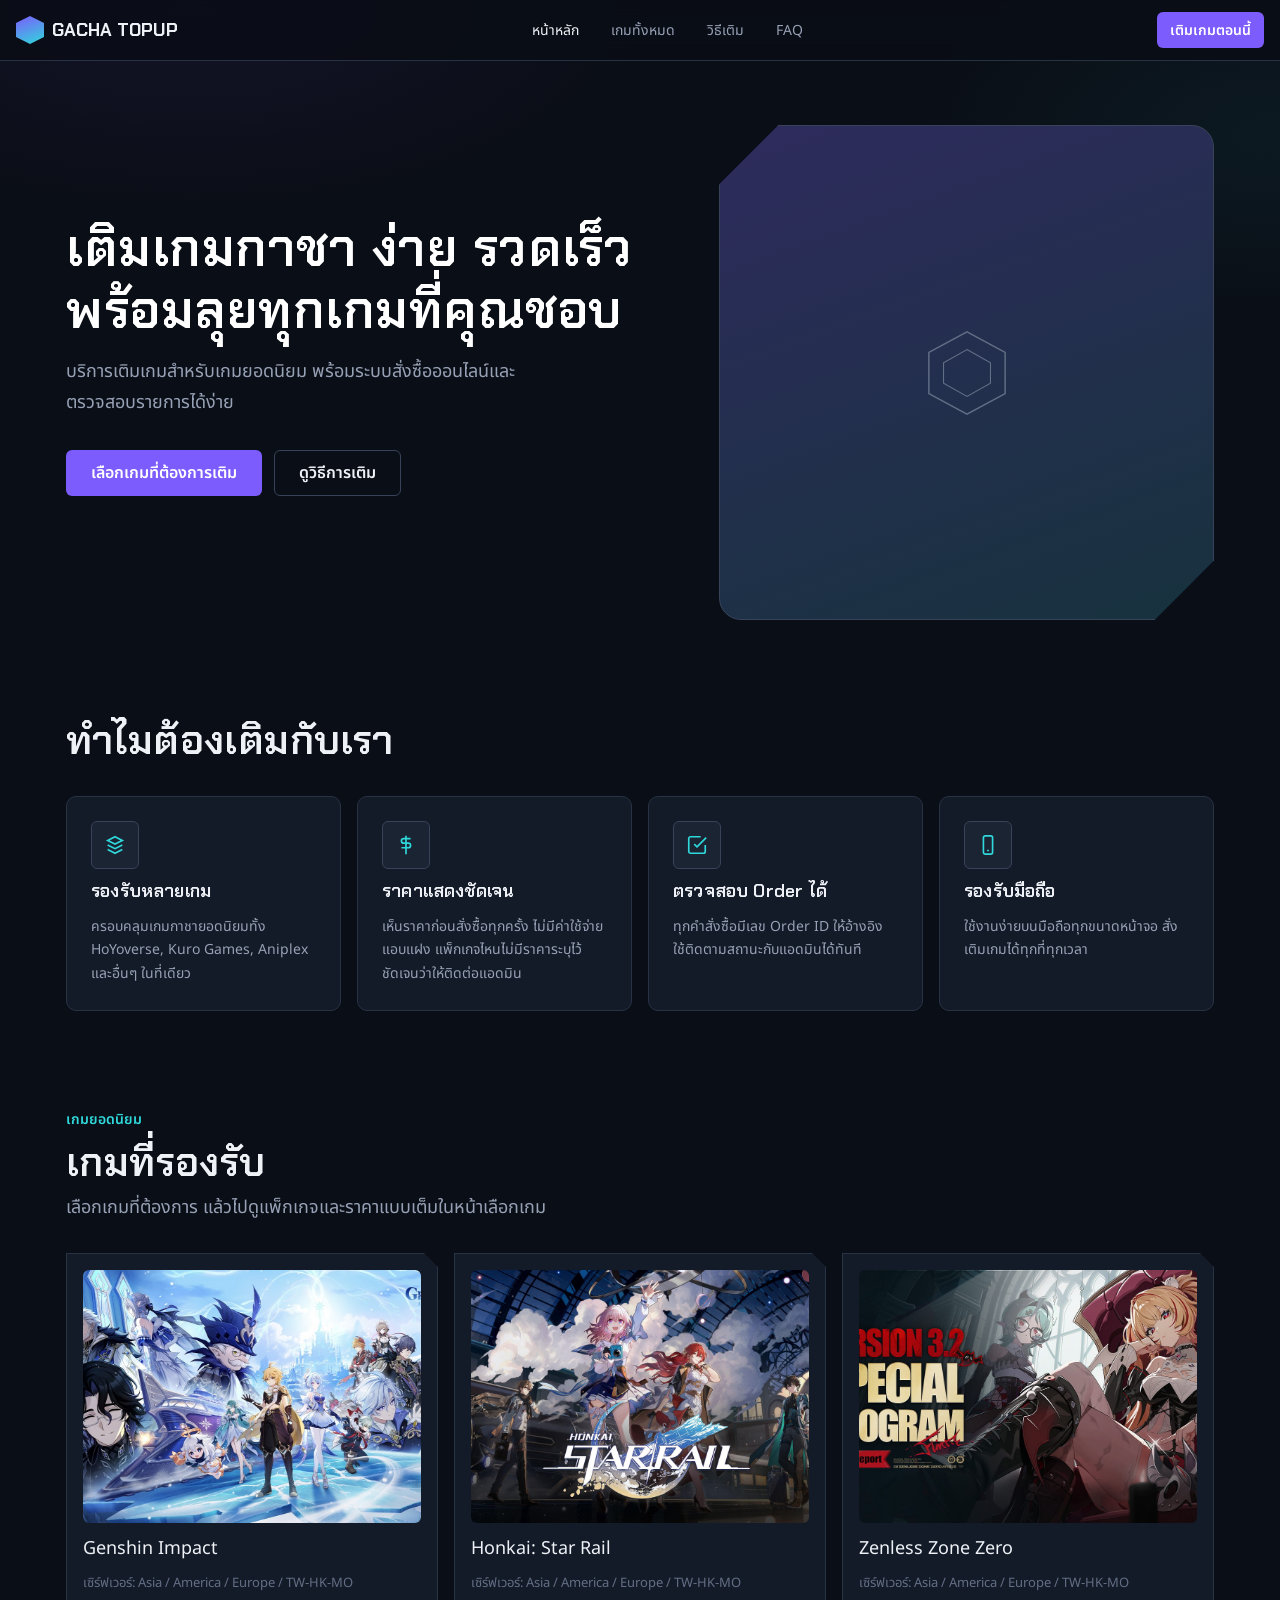
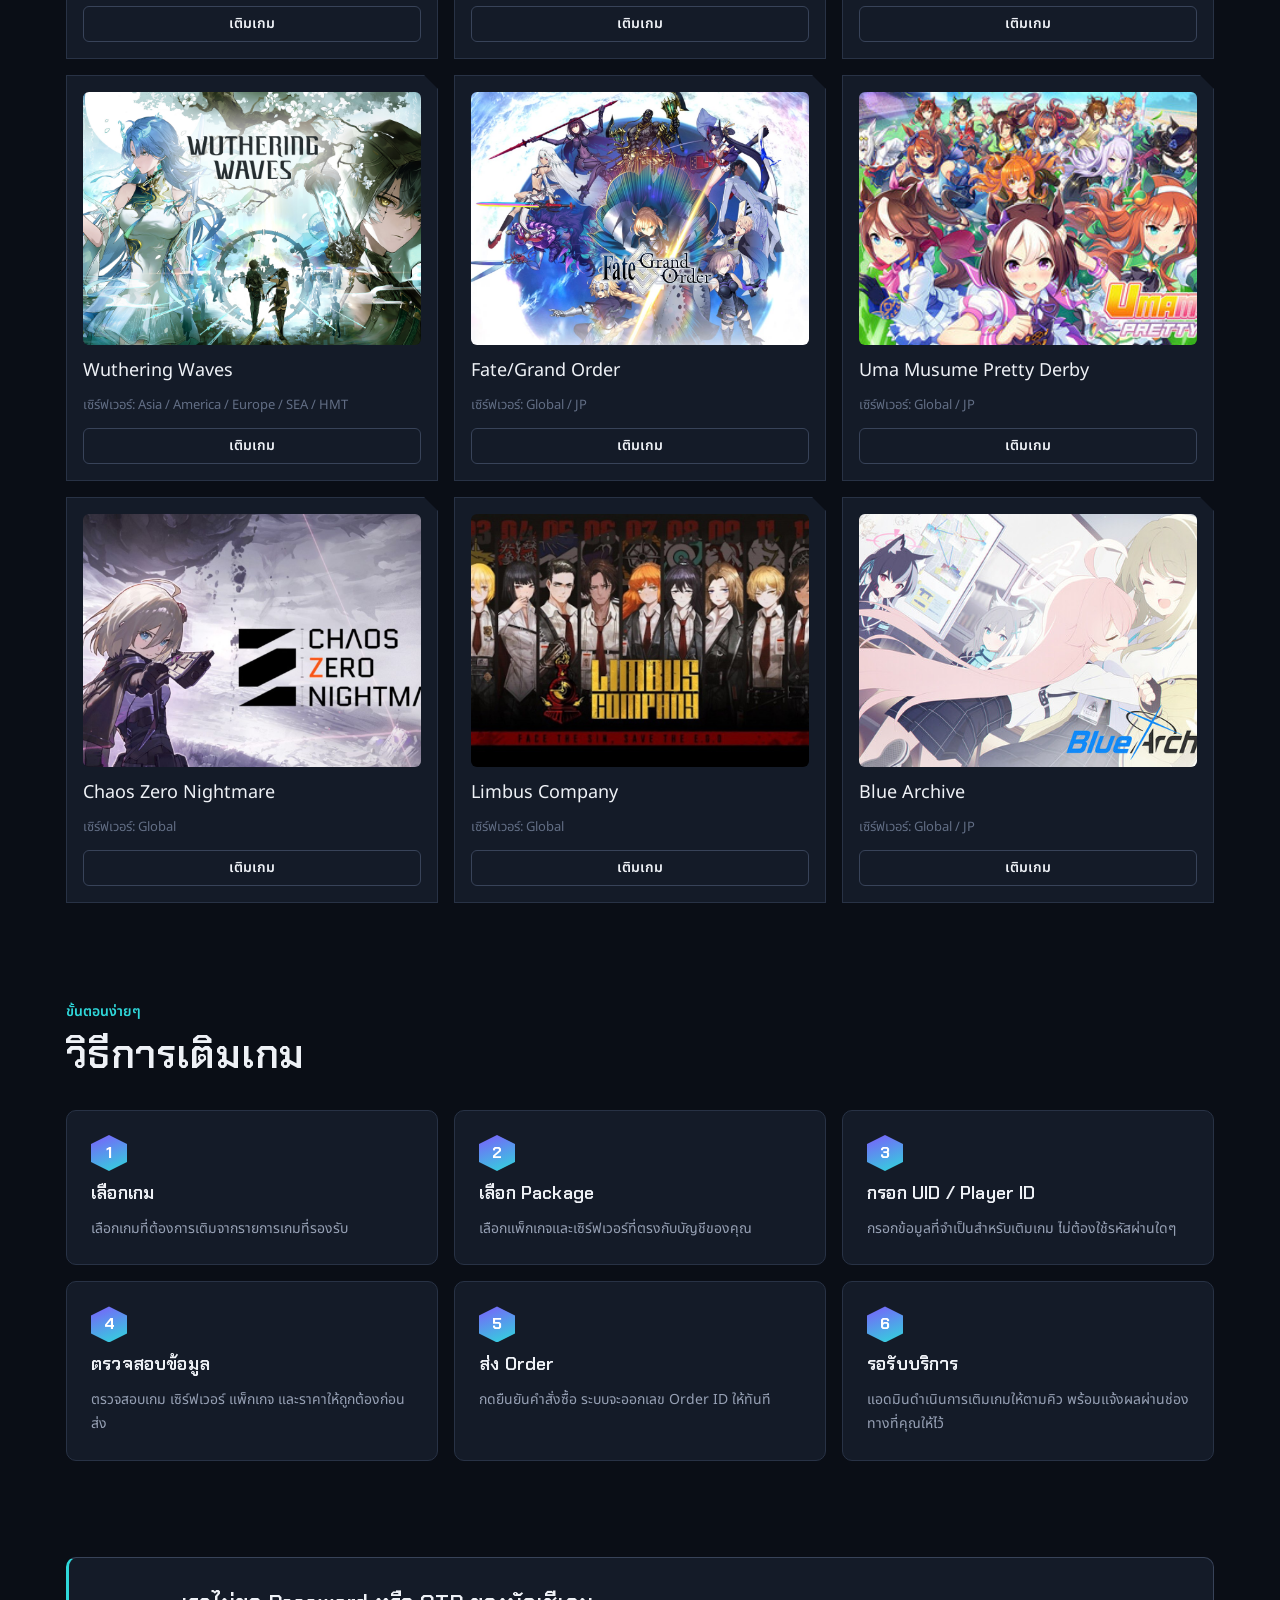
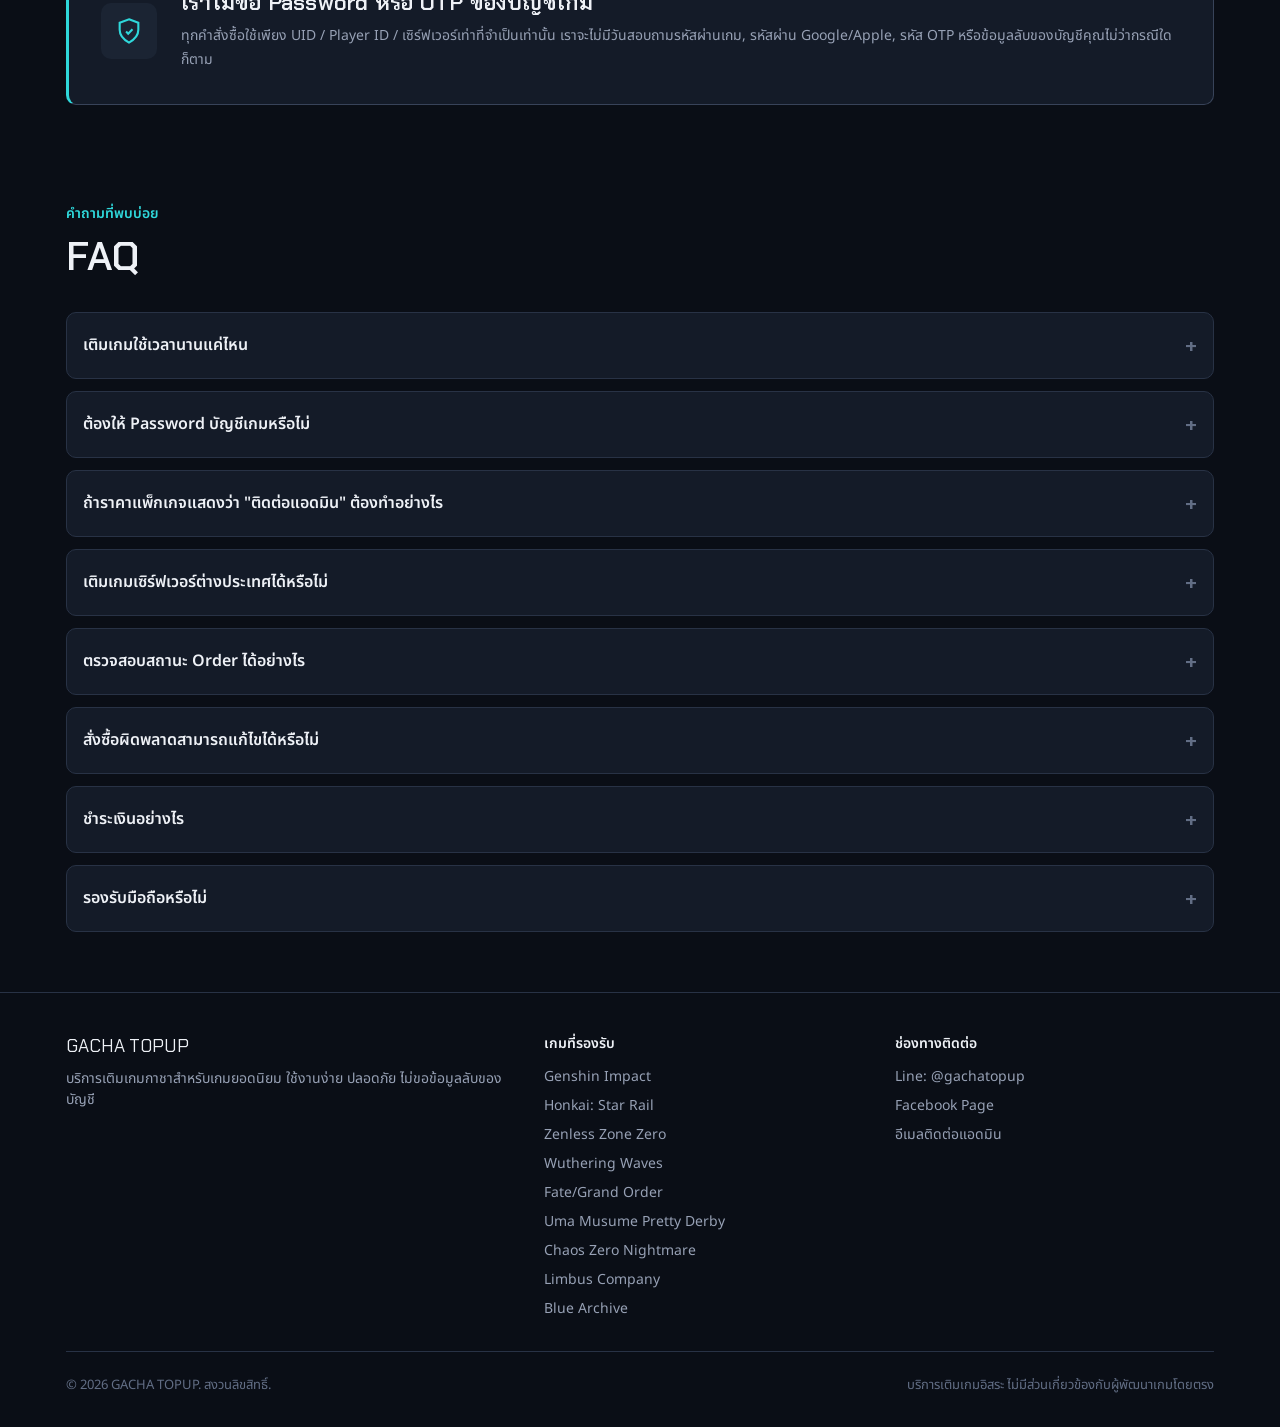
<file: index.html>
<!DOCTYPE html>
<html lang="th">
<head>
  <meta charset="UTF-8">
  <meta name="viewport" content="width=device-width, initial-scale=1.0">
  <title>GACHA TOPUP — เติมเกมกาชา ง่าย รวดเร็ว ปลอดภัย</title>
  <meta name="description" content="บริการเติมเกมกาชาสำหรับเกมยอดนิยม เลือกเกม เลือกแพ็กเกจ กรอก UID แล้วรอรับบริการ ตรวจสอบสถานะ Order ได้ทุกเมื่อ">
  <link rel="stylesheet" href="style.css">
</head>
<body>

  <!-- ============ Navigation ============ -->
  <header class="navbar">
    <a class="navbar__brand" href="index.html">
      <span class="navbar__brand-mark" aria-hidden="true"></span>
      GACHA TOPUP
    </a>

    <nav class="navbar__links" aria-label="เมนูหลัก">
      <a href="index.html" class="is-active">หน้าหลัก</a>
      <a href="games.html">เกมทั้งหมด</a>
      <a href="#how-it-works">วิธีเติม</a>
      <a href="#faq">FAQ</a>
    </nav>

    <div class="navbar__actions">
      <a href="games.html" class="btn btn-primary btn-sm navbar__cta">เติมเกมตอนนี้</a>
      <button
        type="button"
        id="navbar-toggle"
        class="navbar__toggle"
        aria-label="เปิดเมนู"
        aria-expanded="false"
        aria-controls="navbar-mobile-menu"
      >&#9776;</button>
    </div>
  </header>

  <nav id="navbar-mobile-menu" class="navbar__mobile-menu" aria-label="เมนูมือถือ">
    <a href="index.html" class="is-active">หน้าหลัก</a>
    <a href="games.html">เกมทั้งหมด</a>
    <a href="#how-it-works">วิธีเติม</a>
    <a href="#faq">FAQ</a>
    <a href="games.html" class="btn btn-primary btn-block">เติมเกมตอนนี้</a>
  </nav>

  <main>

    <!-- ============ Hero ============ -->
    <section class="hero">
      <div class="container hero__layout">
        <div>
          <h1 class="hero__title">เติมเกมกาชา ง่าย รวดเร็ว พร้อมลุยทุกเกมที่คุณชอบ</h1>
          <p class="hero__subtitle">บริการเติมเกมสำหรับเกมยอดนิยม พร้อมระบบสั่งซื้อออนไลน์และตรวจสอบรายการได้ง่าย</p>
          <div class="hero__actions">
            <a href="games.html" class="btn btn-primary">เลือกเกมที่ต้องการเติม</a>
            <a href="#how-it-works" class="btn btn-secondary">ดูวิธีการเติม</a>
          </div>
        </div>

        <div class="hero__art" aria-hidden="true">
          <svg viewBox="0 0 120 120" width="88" height="88" fill="none" xmlns="http://www.w3.org/2000/svg">
            <polygon points="60,4 112,32 112,88 60,116 8,88 8,32" stroke="currentColor" stroke-width="2"/>
            <polygon points="60,28 92,46 92,74 60,92 28,74 28,46" stroke="currentColor" stroke-width="1.5"/>
          </svg>
        </div>
      </div>
    </section>

    <!-- ============ Trust Section ============ -->
    <section class="section" id="trust">
      <div class="container">
        <div class="section-head">
          <h2>ทำไมต้องเติมกับเรา</h2>
        </div>
        <div class="grid grid--4col">
          <div class="panel feature-panel">
            <span class="icon-badge" aria-hidden="true">
              <svg viewBox="0 0 24 24" fill="none" stroke="currentColor" stroke-width="1.8"><path d="M4 7l8-4 8 4-8 4-8-4z"/><path d="M4 12l8 4 8-4"/><path d="M4 17l8 4 8-4"/></svg>
            </span>
            <h3>รองรับหลายเกม</h3>
            <p>ครอบคลุมเกมกาชายอดนิยมทั้ง HoYoverse, Kuro Games, Aniplex และอื่นๆ ในที่เดียว</p>
          </div>
          <div class="panel feature-panel">
            <span class="icon-badge" aria-hidden="true">
              <svg viewBox="0 0 24 24" fill="none" stroke="currentColor" stroke-width="1.8"><path d="M12 2v20M17 5H9.5a2.5 2.5 0 000 5h5a2.5 2.5 0 010 5H7"/></svg>
            </span>
            <h3>ราคาแสดงชัดเจน</h3>
            <p>เห็นราคาก่อนสั่งซื้อทุกครั้ง ไม่มีค่าใช้จ่ายแอบแฝง แพ็กเกจไหนไม่มีราคาระบุไว้ชัดเจนว่าให้ติดต่อแอดมิน</p>
          </div>
          <div class="panel feature-panel">
            <span class="icon-badge" aria-hidden="true">
              <svg viewBox="0 0 24 24" fill="none" stroke="currentColor" stroke-width="1.8"><path d="M9 11l3 3L22 4"/><path d="M21 12v7a2 2 0 01-2 2H5a2 2 0 01-2-2V5a2 2 0 012-2h11"/></svg>
            </span>
            <h3>ตรวจสอบ Order ได้</h3>
            <p>ทุกคำสั่งซื้อมีเลข Order ID ให้อ้างอิง ใช้ติดตามสถานะกับแอดมินได้ทันที</p>
          </div>
          <div class="panel feature-panel">
            <span class="icon-badge" aria-hidden="true">
              <svg viewBox="0 0 24 24" fill="none" stroke="currentColor" stroke-width="1.8"><rect x="7" y="2" width="10" height="20" rx="2"/><path d="M11 18h2"/></svg>
            </span>
            <h3>รองรับมือถือ</h3>
            <p>ใช้งานง่ายบนมือถือทุกขนาดหน้าจอ สั่งเติมเกมได้ทุกที่ทุกเวลา</p>
          </div>
        </div>
      </div>
    </section>

    <!-- ============ Game Section ============ -->
    <section class="section" id="games">
      <div class="container">
        <div class="section-head">
          <span class="eyebrow">เกมยอดนิยม</span>
          <h2>เกมที่รองรับ</h2>
          <p>เลือกเกมที่ต้องการ แล้วไปดูแพ็กเกจและราคาแบบเต็มในหน้าเลือกเกม</p>
        </div>

        <div class="grid grid--3col">

          <div class="game-card">
            <img class="game-card__image" src="G.jpg" alt="Genshin Impact" loading="lazy">
            <div class="game-card__title">Genshin Impact</div>
            <div class="game-card__meta">เซิร์ฟเวอร์: Asia / America / Europe / TW-HK-MO</div>
            <a href="games.html?game=genshin" class="btn btn-secondary btn-sm">เติมเกม</a>
          </div>

          <div class="game-card">
            <img class="game-card__image" src="H.jpg" alt="Honkai: Star Rail" loading="lazy">
            <div class="game-card__title">Honkai: Star Rail</div>
            <div class="game-card__meta">เซิร์ฟเวอร์: Asia / America / Europe / TW-HK-MO</div>
            <a href="games.html?game=hsr" class="btn btn-secondary btn-sm">เติมเกม</a>
          </div>

          <div class="game-card">
            <img class="game-card__image" src="Z.jpg" alt="Zenless Zone Zero" loading="lazy">
            <div class="game-card__title">Zenless Zone Zero</div>
            <div class="game-card__meta">เซิร์ฟเวอร์: Asia / America / Europe / TW-HK-MO</div>
            <a href="games.html?game=zzz" class="btn btn-secondary btn-sm">เติมเกม</a>
          </div>

          <div class="game-card">
            <img class="game-card__image" src="W.jpg" alt="Wuthering Waves" loading="lazy">
            <div class="game-card__title">Wuthering Waves</div>
            <div class="game-card__meta">เซิร์ฟเวอร์: Asia / America / Europe / SEA / HMT</div>
            <a href="games.html?game=wuwa" class="btn btn-secondary btn-sm">เติมเกม</a>
          </div>

          <div class="game-card">
            <img class="game-card__image" src="F.jpg" alt="Fate/Grand Order" loading="lazy">
            <div class="game-card__title">Fate/Grand Order</div>
            <div class="game-card__meta">เซิร์ฟเวอร์: Global / JP</div>
            <a href="games.html?game=fgo" class="btn btn-secondary btn-sm">เติมเกม</a>
          </div>

          <div class="game-card">
            <img class="game-card__image" src="U.jpg" alt="Uma Musume Pretty Derby" loading="lazy">
            <div class="game-card__title">Uma Musume Pretty Derby</div>
            <div class="game-card__meta">เซิร์ฟเวอร์: Global / JP</div>
            <a href="games.html?game=umamusume" class="btn btn-secondary btn-sm">เติมเกม</a>
          </div>

          <div class="game-card">
            <img class="game-card__image" src="C.jpg" alt="Chaos Zero Nightmare" loading="lazy">
            <div class="game-card__title">Chaos Zero Nightmare</div>
            <div class="game-card__meta">เซิร์ฟเวอร์: Global</div>
            <a href="games.html?game=chaoszero" class="btn btn-secondary btn-sm">เติมเกม</a>
          </div>

          <div class="game-card">
            <img class="game-card__image" src="L.jpg" alt="Limbus Company" loading="lazy">
            <div class="game-card__title">Limbus Company</div>
            <div class="game-card__meta">เซิร์ฟเวอร์: Global</div>
            <a href="games.html?game=limbus" class="btn btn-secondary btn-sm">เติมเกม</a>
          </div>

          <div class="game-card">
            <img class="game-card__image" src="B.jpg" alt="Blue Archive" loading="lazy">
            <div class="game-card__title">Blue Archive</div>
            <div class="game-card__meta">เซิร์ฟเวอร์: Global / JP</div>
            <a href="games.html?game=bluearchive" class="btn btn-secondary btn-sm">เติมเกม</a>
          </div>

        </div>
      </div>
    </section>

    <!-- ============ How It Works ============ -->
    <section class="section" id="how-it-works">
      <div class="container">
        <div class="section-head">
          <span class="eyebrow">ขั้นตอนง่ายๆ</span>
          <h2>วิธีการเติมเกม</h2>
        </div>

        <ol class="grid grid--3col">
          <li class="panel step">
            <span class="step__index" aria-hidden="true">1</span>
            <h3>เลือกเกม</h3>
            <p>เลือกเกมที่ต้องการเติมจากรายการเกมที่รองรับ</p>
          </li>
          <li class="panel step">
            <span class="step__index" aria-hidden="true">2</span>
            <h3>เลือก Package</h3>
            <p>เลือกแพ็กเกจและเซิร์ฟเวอร์ที่ตรงกับบัญชีของคุณ</p>
          </li>
          <li class="panel step">
            <span class="step__index" aria-hidden="true">3</span>
            <h3>กรอก UID / Player ID</h3>
            <p>กรอกข้อมูลที่จำเป็นสำหรับเติมเกม ไม่ต้องใช้รหัสผ่านใดๆ</p>
          </li>
          <li class="panel step">
            <span class="step__index" aria-hidden="true">4</span>
            <h3>ตรวจสอบข้อมูล</h3>
            <p>ตรวจสอบเกม เซิร์ฟเวอร์ แพ็กเกจ และราคาให้ถูกต้องก่อนส่ง</p>
          </li>
          <li class="panel step">
            <span class="step__index" aria-hidden="true">5</span>
            <h3>ส่ง Order</h3>
            <p>กดยืนยันคำสั่งซื้อ ระบบจะออกเลข Order ID ให้ทันที</p>
          </li>
          <li class="panel step">
            <span class="step__index" aria-hidden="true">6</span>
            <h3>รอรับบริการ</h3>
            <p>แอดมินดำเนินการเติมเกมให้ตามคิว พร้อมแจ้งผลผ่านช่องทางที่คุณให้ไว้</p>
          </li>
        </ol>
      </div>
    </section>

    <!-- ============ Security ============ -->
    <section class="section" id="security">
      <div class="container">
        <div class="security-banner">
          <span class="security-banner__icon" aria-hidden="true">
            <svg viewBox="0 0 24 24" fill="none" stroke="currentColor" stroke-width="1.8"><path d="M12 2l8 3v6c0 5-3.5 8.5-8 11-4.5-2.5-8-6-8-11V5l8-3z"/><path d="M9.5 12.5l1.8 1.8L15 10.5"/></svg>
          </span>
          <div class="security-banner__text">
            <h3>เราไม่ขอ Password หรือ OTP ของบัญชีเกม</h3>
            <p>ทุกคำสั่งซื้อใช้เพียง UID / Player ID / เซิร์ฟเวอร์เท่าที่จำเป็นเท่านั้น เราจะไม่มีวันสอบถามรหัสผ่านเกม, รหัสผ่าน Google/Apple, รหัส OTP หรือข้อมูลลับของบัญชีคุณไม่ว่ากรณีใดก็ตาม</p>
          </div>
        </div>
      </div>
    </section>

    <!-- ============ FAQ ============ -->
    <section class="section" id="faq">
      <div class="container">
        <div class="section-head">
          <span class="eyebrow">คำถามที่พบบ่อย</span>
          <h2>FAQ</h2>
        </div>

        <div>
          <details class="faq-item">
            <summary>เติมเกมใช้เวลานานแค่ไหน</summary>
            <p>โดยทั่วไปคำสั่งซื้อจะดำเนินการภายในเวลาทำการของร้าน ระยะเวลาที่แน่นอนอาจแตกต่างกันไปตามคิวและช่วงเวลาที่สั่งซื้อ</p>
          </details>
          <details class="faq-item">
            <summary>ต้องให้ Password บัญชีเกมหรือไม่</summary>
            <p>ไม่ต้อง เราใช้เพียง UID / Player ID และเซิร์ฟเวอร์เท่านั้น ห้ามกรอก Password หรือ OTP ในแบบฟอร์มโดยเด็ดขาด</p>
          </details>
          <details class="faq-item">
            <summary>ถ้าราคาแพ็กเกจแสดงว่า "ติดต่อแอดมิน" ต้องทำอย่างไร</summary>
            <p>แพ็กเกจบางรายการยังไม่มีราคาระบุไว้ในระบบ กดปุ่ม "สอบถามราคา" เพื่อติดต่อแอดมินโดยตรงก่อนทำการสั่งซื้อ</p>
          </details>
          <details class="faq-item">
            <summary>เติมเกมเซิร์ฟเวอร์ต่างประเทศได้หรือไม่</summary>
            <p>ได้ ระบบรองรับหลายเซิร์ฟเวอร์ต่อเกม กรุณาเลือกเซิร์ฟเวอร์ให้ตรงกับบัญชีของคุณในหน้าเลือกแพ็กเกจ</p>
          </details>
          <details class="faq-item">
            <summary>ตรวจสอบสถานะ Order ได้อย่างไร</summary>
            <p>เก็บเลข Order ID ที่ได้รับหลังส่งคำสั่งซื้อไว้ แล้วแจ้งเลขนี้กับแอดมินเพื่อตรวจสอบสถานะ</p>
          </details>
          <details class="faq-item">
            <summary>สั่งซื้อผิดพลาดสามารถแก้ไขได้หรือไม่</summary>
            <p>กรุณาตรวจสอบข้อมูลให้ครบถ้วนก่อนกดส่ง Order หากพบข้อผิดพลาดหลังส่งแล้ว ให้ติดต่อแอดมินพร้อมแจ้ง Order ID โดยเร็วที่สุด</p>
          </details>
          <details class="faq-item">
            <summary>ชำระเงินอย่างไร</summary>
            <p>หลังส่ง Order แอดมินจะแจ้งช่องทางการชำระเงินให้ผ่านช่องทางติดต่อที่คุณระบุไว้ในแบบฟอร์ม</p>
          </details>
          <details class="faq-item">
            <summary>รองรับมือถือหรือไม่</summary>
            <p>รองรับ เว็บไซต์ออกแบบมาให้ใช้งานได้ดีทั้งบนมือถือและคอมพิวเตอร์</p>
          </details>
        </div>
      </div>
    </section>

  </main>

  <!-- ============ Footer ============ -->
  <footer class="footer">
    <div class="container">
      <div class="footer__grid">
        <div>
          <div class="footer__brand">GACHA TOPUP</div>
          <p>บริการเติมเกมกาชาสำหรับเกมยอดนิยม ใช้งานง่าย ปลอดภัย ไม่ขอข้อมูลลับของบัญชี</p>
        </div>
        <div>
          <div class="footer__heading">เกมที่รองรับ</div>
          <div class="footer__links">
            <a href="games.html?game=genshin">Genshin Impact</a>
            <a href="games.html?game=hsr">Honkai: Star Rail</a>
            <a href="games.html?game=zzz">Zenless Zone Zero</a>
            <a href="games.html?game=wuwa">Wuthering Waves</a>
            <a href="games.html?game=fgo">Fate/Grand Order</a>
            <a href="games.html?game=umamusume">Uma Musume Pretty Derby</a>
            <a href="games.html?game=chaoszero">Chaos Zero Nightmare</a>
            <a href="games.html?game=limbus">Limbus Company</a>
            <a href="games.html?game=bluearchive">Blue Archive</a>
          </div>
        </div>
        <div>
          <div class="footer__heading">ช่องทางติดต่อ</div>
          <div class="footer__links">
            <a href="#">Line: @gachatopup</a>
            <a href="#">Facebook Page</a>
            <a href="#">อีเมลติดต่อแอดมิน</a>
          </div>
        </div>
      </div>
      <div class="footer__bottom">
        <span>&copy; 2026 GACHA TOPUP. สงวนลิขสิทธิ์.</span>
        <span>บริการเติมเกมอิสระ ไม่มีส่วนเกี่ยวข้องกับผู้พัฒนาเกมโดยตรง</span>
      </div>
    </div>
  </footer>

  <script src="script.js"></script>
</body>
</html>
</file>
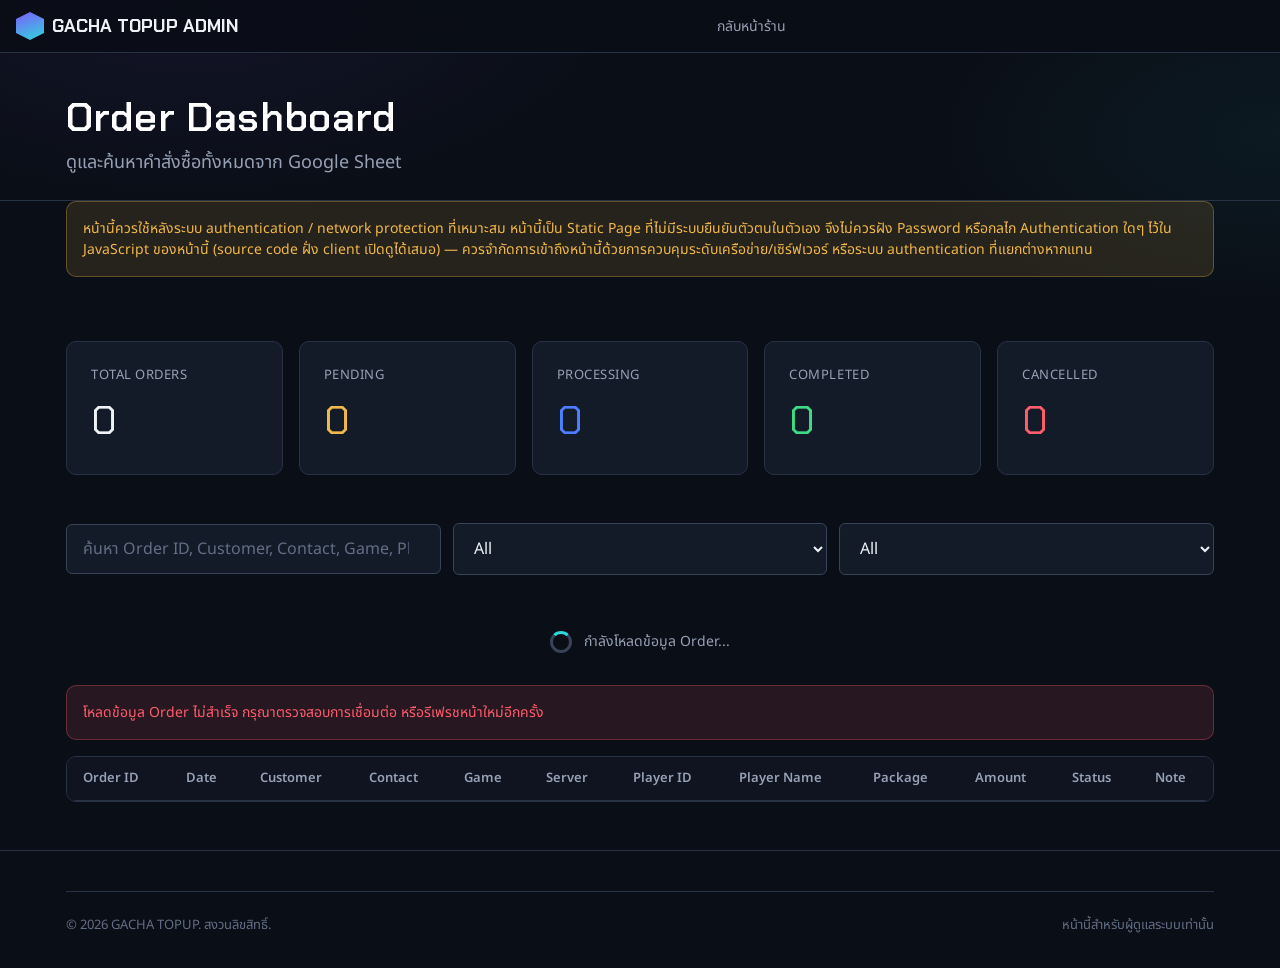
<file: admin.html>
<!DOCTYPE html>
<html lang="th">
<head>
  <meta charset="UTF-8">
  <meta name="viewport" content="width=device-width, initial-scale=1.0">
  <title>GACHA TOPUP ADMIN</title>
  <meta name="robots" content="noindex, nofollow">
  <link rel="stylesheet" href="style.css">
</head>
<body>

  <!-- ============ Header ============ -->
  <header class="navbar">
    <a class="navbar__brand" href="admin.html">
      <span class="navbar__brand-mark" aria-hidden="true"></span>
      GACHA TOPUP ADMIN
    </a>
    <nav class="navbar__links" aria-label="เมนู">
      <a href="index.html">กลับหน้าร้าน</a>
    </nav>
    <div class="navbar__actions">
      <button
        type="button"
        id="navbar-toggle"
        class="navbar__toggle"
        aria-label="เปิดเมนู"
        aria-expanded="false"
        aria-controls="navbar-mobile-menu"
      >&#9776;</button>
    </div>
  </header>

  <nav id="navbar-mobile-menu" class="navbar__mobile-menu" aria-label="เมนูมือถือ">
    <a href="index.html">กลับหน้าร้าน</a>
  </nav>

  <main id="admin-page">
    <section class="page-header">
      <div class="container">
        <h1>Order Dashboard</h1>
        <p>ดูและค้นหาคำสั่งซื้อทั้งหมดจาก Google Sheet</p>
      </div>
    </section>

    <!-- ============ Security Note (ตามข้อกำหนดด้านความปลอดภัย) ============ -->
    <section class="container">
      <div class="alert alert-warning" role="alert">
        <p>หน้านี้ควรใช้หลังระบบ authentication / network protection ที่เหมาะสม หน้านี้เป็น Static Page ที่ไม่มีระบบยืนยันตัวตนในตัวเอง จึงไม่ควรฝัง Password หรือกลไก Authentication ใดๆ ไว้ใน JavaScript ของหน้านี้ (source code ฝั่ง client เปิดดูได้เสมอ) — ควรจำกัดการเข้าถึงหน้านี้ด้วยการควบคุมระดับเครือข่าย/เซิร์ฟเวอร์ หรือระบบ authentication ที่แยกต่างหากแทน</p>
      </div>
    </section>

    <!-- ============ Dashboard Stats ============ -->
    <section class="section">
      <div class="container">
        <div class="grid grid--5col">
          <div class="panel stat-card">
            <span class="stat-card__label">Total Orders</span>
            <span class="stat-card__value" id="stat-total">0</span>
          </div>
          <div class="panel stat-card stat-card--pending">
            <span class="stat-card__label">Pending</span>
            <span class="stat-card__value" id="stat-pending">0</span>
          </div>
          <div class="panel stat-card stat-card--processing">
            <span class="stat-card__label">Processing</span>
            <span class="stat-card__value" id="stat-processing">0</span>
          </div>
          <div class="panel stat-card stat-card--completed">
            <span class="stat-card__label">Completed</span>
            <span class="stat-card__value" id="stat-completed">0</span>
          </div>
          <div class="panel stat-card stat-card--cancelled">
            <span class="stat-card__label">Cancelled</span>
            <span class="stat-card__value" id="stat-cancelled">0</span>
          </div>
        </div>
      </div>
    </section>

    <!-- ============ Search + Filters ============ -->
    <section class="section section--flush-top">
      <div class="container">

        <div class="filter-bar">
          <div class="select-wrap">
            <label for="searchOrders" class="sr-only">ค้นหา Order</label>
            <input
              type="search"
              id="searchOrders"
              class="input"
              placeholder="ค้นหา Order ID, Customer, Contact, Game, Player ID"
            >
          </div>

          <div class="select-wrap">
            <label for="statusFilter" class="sr-only">กรองตามสถานะ</label>
            <select id="statusFilter" class="select">
              <option value="">All</option>
              <option value="Pending">Pending</option>
              <option value="Processing">Processing</option>
              <option value="Completed">Completed</option>
              <option value="Cancelled">Cancelled</option>
              <option value="Problem">Problem</option>
            </select>
          </div>

          <div class="select-wrap">
            <label for="gameFilterAdmin" class="sr-only">กรองตามเกม</label>
            <select id="gameFilterAdmin" class="select">
              <option value="">All</option>
              <option value="Genshin Impact">Genshin Impact</option>
              <option value="Honkai: Star Rail">Honkai: Star Rail</option>
              <option value="Zenless Zone Zero">Zenless Zone Zero</option>
              <option value="Wuthering Waves">Wuthering Waves</option>
              <option value="Fate/Grand Order">Fate/Grand Order</option>
              <option value="Uma Musume Pretty Derby">Uma Musume Pretty Derby</option>
              <option value="Chaos Zero Nightmare">Chaos Zero Nightmare</option>
              <option value="Limbus Company">Limbus Company</option>
              <option value="Blue Archive">Blue Archive</option>
            </select>
          </div>
        </div>

        <!-- ============ States: loading / empty / error ============ -->
        <div id="ordersLoading" class="loading-row">
          <span class="spinner" aria-hidden="true"></span>
          กำลังโหลดข้อมูล Order...
        </div>

        <p id="ordersEmpty" class="empty-state" hidden>
          ไม่พบ Order ที่ตรงกับเงื่อนไขที่ค้นหา
        </p>

        <div id="ordersError" class="alert alert-error" role="alert" hidden>
          โหลดข้อมูล Order ไม่สำเร็จ กรุณาตรวจสอบการเชื่อมต่อ หรือรีเฟรชหน้าใหม่อีกครั้ง
        </div>

        <!-- ============ Orders Table ============ -->
        <div class="table-wrap">
          <table id="ordersTable">
            <thead>
              <tr>
                <th>Order ID</th>
                <th>Date</th>
                <th>Customer</th>
                <th>Contact</th>
                <th>Game</th>
                <th>Server</th>
                <th>Player ID</th>
                <th>Player Name</th>
                <th>Package</th>
                <th>Amount</th>
                <th>Status</th>
                <th>Note</th>
              </tr>
            </thead>
            <tbody id="ordersTableBody">
              <!-- script.js จะเป็นผู้เติมแถวข้อมูลทั้งหมด -->
            </tbody>
          </table>
        </div>

      </div>
    </section>
  </main>

  <!-- ============ Footer ============ -->
  <footer class="footer">
    <div class="container">
      <div class="footer__bottom">
        <span>&copy; 2026 GACHA TOPUP. สงวนลิขสิทธิ์.</span>
        <span>หน้านี้สำหรับผู้ดูแลระบบเท่านั้น</span>
      </div>
    </div>
  </footer>

  <script src="script.js"></script>
</body>
</html>
</file>
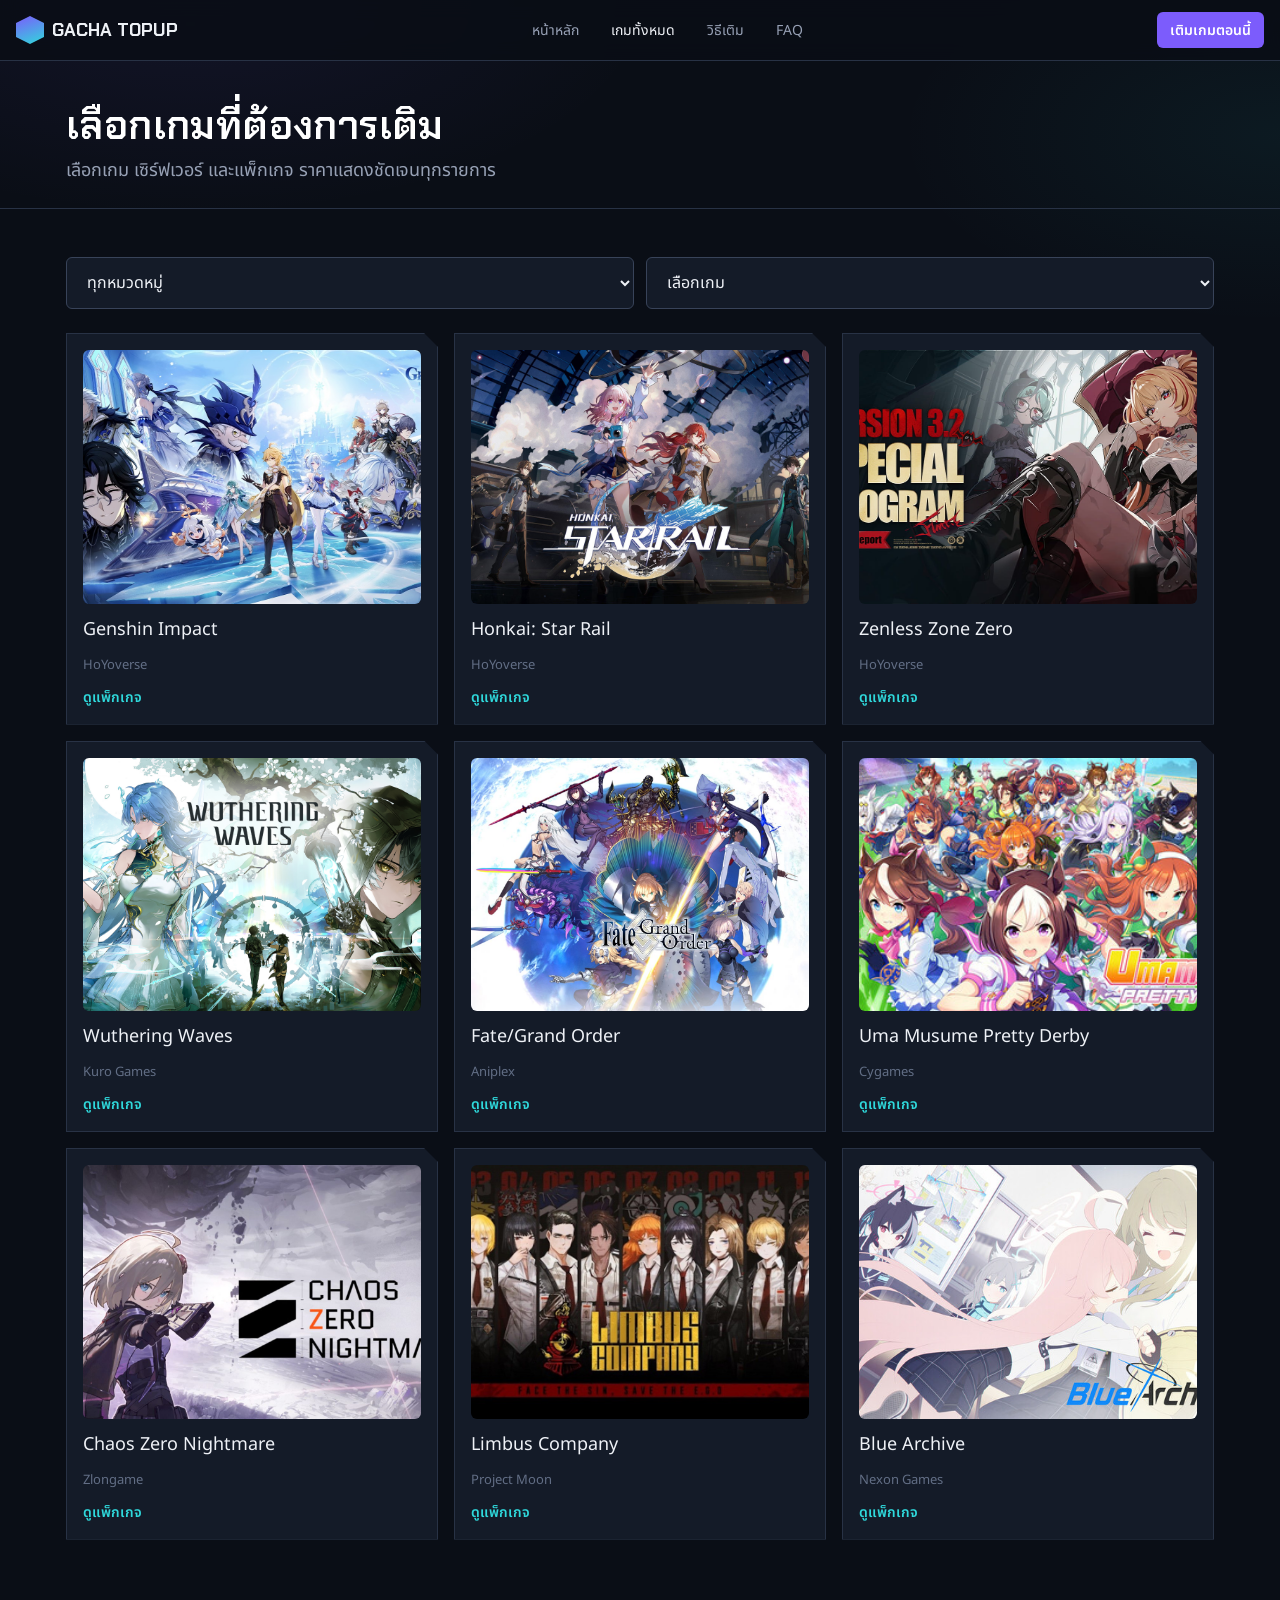
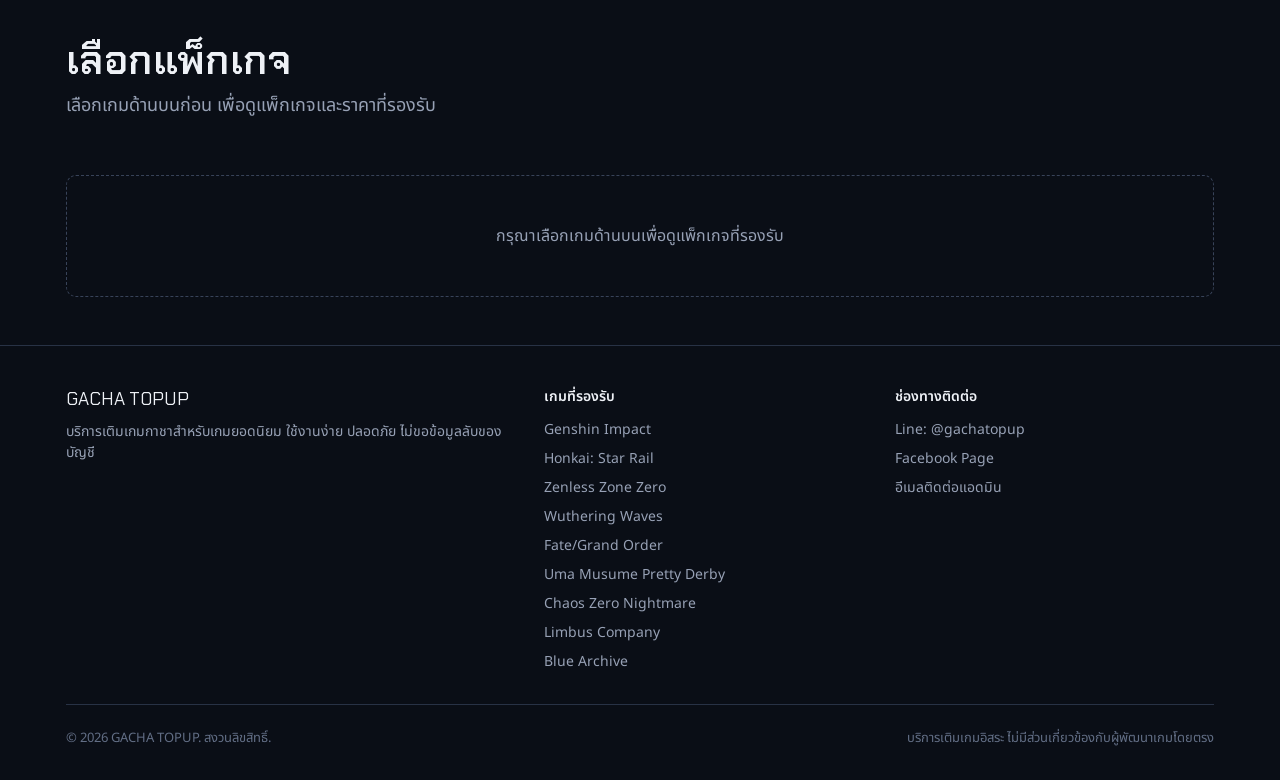
<file: games.html>
<!DOCTYPE html>
<html lang="th">
<head>
  <meta charset="UTF-8">
  <meta name="viewport" content="width=device-width, initial-scale=1.0">
  <title>เลือกเกมและแพ็กเกจ — GACHA TOPUP</title>
  <meta name="description" content="เลือกเกม เซิร์ฟเวอร์ และแพ็กเกจที่ต้องการเติม ราคาแสดงชัดเจนทุกรายการ">
  <link rel="stylesheet" href="style.css">
</head>
<body>

  <!-- ============ Navigation ============ -->
  <header class="navbar">
    <a class="navbar__brand" href="index.html">
      <span class="navbar__brand-mark" aria-hidden="true"></span>
      GACHA TOPUP
    </a>

    <nav class="navbar__links" aria-label="เมนูหลัก">
      <a href="index.html">หน้าหลัก</a>
      <a href="games.html" class="is-active">เกมทั้งหมด</a>
      <a href="index.html#how-it-works">วิธีเติม</a>
      <a href="index.html#faq">FAQ</a>
    </nav>

    <div class="navbar__actions">
      <a href="games.html" class="btn btn-primary btn-sm navbar__cta">เติมเกมตอนนี้</a>
      <button
        type="button"
        id="navbar-toggle"
        class="navbar__toggle"
        aria-label="เปิดเมนู"
        aria-expanded="false"
        aria-controls="navbar-mobile-menu"
      >&#9776;</button>
    </div>
  </header>

  <nav id="navbar-mobile-menu" class="navbar__mobile-menu" aria-label="เมนูมือถือ">
    <a href="index.html">หน้าหลัก</a>
    <a href="games.html" class="is-active">เกมทั้งหมด</a>
    <a href="index.html#how-it-works">วิธีเติม</a>
    <a href="index.html#faq">FAQ</a>
    <a href="games.html" class="btn btn-primary btn-block">เติมเกมตอนนี้</a>
  </nav>

  <main>

    <!-- ============ Page Header ============ -->
    <section class="page-header">
      <div class="container">
        <h1>เลือกเกมที่ต้องการเติม</h1>
        <p>เลือกเกม เซิร์ฟเวอร์ และแพ็กเกจ ราคาแสดงชัดเจนทุกรายการ</p>
      </div>
    </section>

    <!-- ============ Game Selection ============ -->
    <section class="section" id="game-selection">
      <div class="container">

        <!-- ตัวกรอง: หมวดหมู่ / เกม -->
        <div class="filter-bar">
          <div class="select-wrap">
            <label for="category-filter" class="sr-only">กรองตามหมวดหมู่</label>
            <select id="category-filter" class="select">
              <option value="">ทุกหมวดหมู่</option>
            </select>
          </div>
          <div class="select-wrap">
            <label for="game-filter" class="sr-only">เลือกเกม</label>
            <select id="game-filter" class="select">
              <option value="">เลือกเกม</option>
            </select>
          </div>
        </div>

        <!-- รายการเกม (render โดย script.js จาก products.json) -->
        <div id="game-list" class="grid grid--3col" aria-live="polite">
          <div class="loading-row">
            <span class="spinner" aria-hidden="true"></span>
            กำลังโหลดรายการเกม...
          </div>
        </div>
      </div>
    </section>

    <!-- ============ Package Selection ============ -->
    <section class="section" id="package-selection">
      <div class="container">
        <div class="section-head">
          <h2>เลือกแพ็กเกจ</h2>
          <p>เลือกเกมด้านบนก่อน เพื่อดูแพ็กเกจและราคาที่รองรับ</p>
        </div>

        <!-- ตัวเลือกเซิร์ฟเวอร์ (แสดงเฉพาะเกมที่มีมากกว่า 1 เซิร์ฟเวอร์) -->
        <div class="filter-bar">
          <div class="select-wrap">
            <label for="server-filter" class="sr-only">เลือกเซิร์ฟเวอร์</label>
            <select id="server-filter" class="select" hidden></select>
          </div>
        </div>

        <!-- Empty state: ยังไม่ได้เลือกเกม / ไม่มีแพ็กเกจ -->
        <p id="package-empty" class="empty-state">
          กรุณาเลือกเกมด้านบนเพื่อดูแพ็กเกจที่รองรับ
        </p>

        <!-- รายการแพ็กเกจ (render โดย script.js) -->
        <div id="package-list" class="grid grid--2col" aria-live="polite"></div>
      </div>
    </section>

  </main>

  <!-- ============ Footer ============ -->
  <footer class="footer">
    <div class="container">
      <div class="footer__grid">
        <div>
          <div class="footer__brand">GACHA TOPUP</div>
          <p>บริการเติมเกมกาชาสำหรับเกมยอดนิยม ใช้งานง่าย ปลอดภัย ไม่ขอข้อมูลลับของบัญชี</p>
        </div>
        <div>
          <div class="footer__heading">เกมที่รองรับ</div>
          <div class="footer__links">
            <a href="games.html?game=genshin">Genshin Impact</a>
            <a href="games.html?game=hsr">Honkai: Star Rail</a>
            <a href="games.html?game=zzz">Zenless Zone Zero</a>
            <a href="games.html?game=wuwa">Wuthering Waves</a>
            <a href="games.html?game=fgo">Fate/Grand Order</a>
            <a href="games.html?game=umamusume">Uma Musume Pretty Derby</a>
            <a href="games.html?game=chaoszero">Chaos Zero Nightmare</a>
            <a href="games.html?game=limbus">Limbus Company</a>
            <a href="games.html?game=bluearchive">Blue Archive</a>
          </div>
        </div>
        <div>
          <div class="footer__heading">ช่องทางติดต่อ</div>
          <div class="footer__links">
            <a href="#">Line: @gachatopup</a>
            <a href="#">Facebook Page</a>
            <a href="#">อีเมลติดต่อแอดมิน</a>
          </div>
        </div>
      </div>
      <div class="footer__bottom">
        <span>&copy; 2026 GACHA TOPUP. สงวนลิขสิทธิ์.</span>
        <span>บริการเติมเกมอิสระ ไม่มีส่วนเกี่ยวข้องกับผู้พัฒนาเกมโดยตรง</span>
      </div>
    </div>
  </footer>

  <script src="script.js"></script>
</body>
</html>
</file>
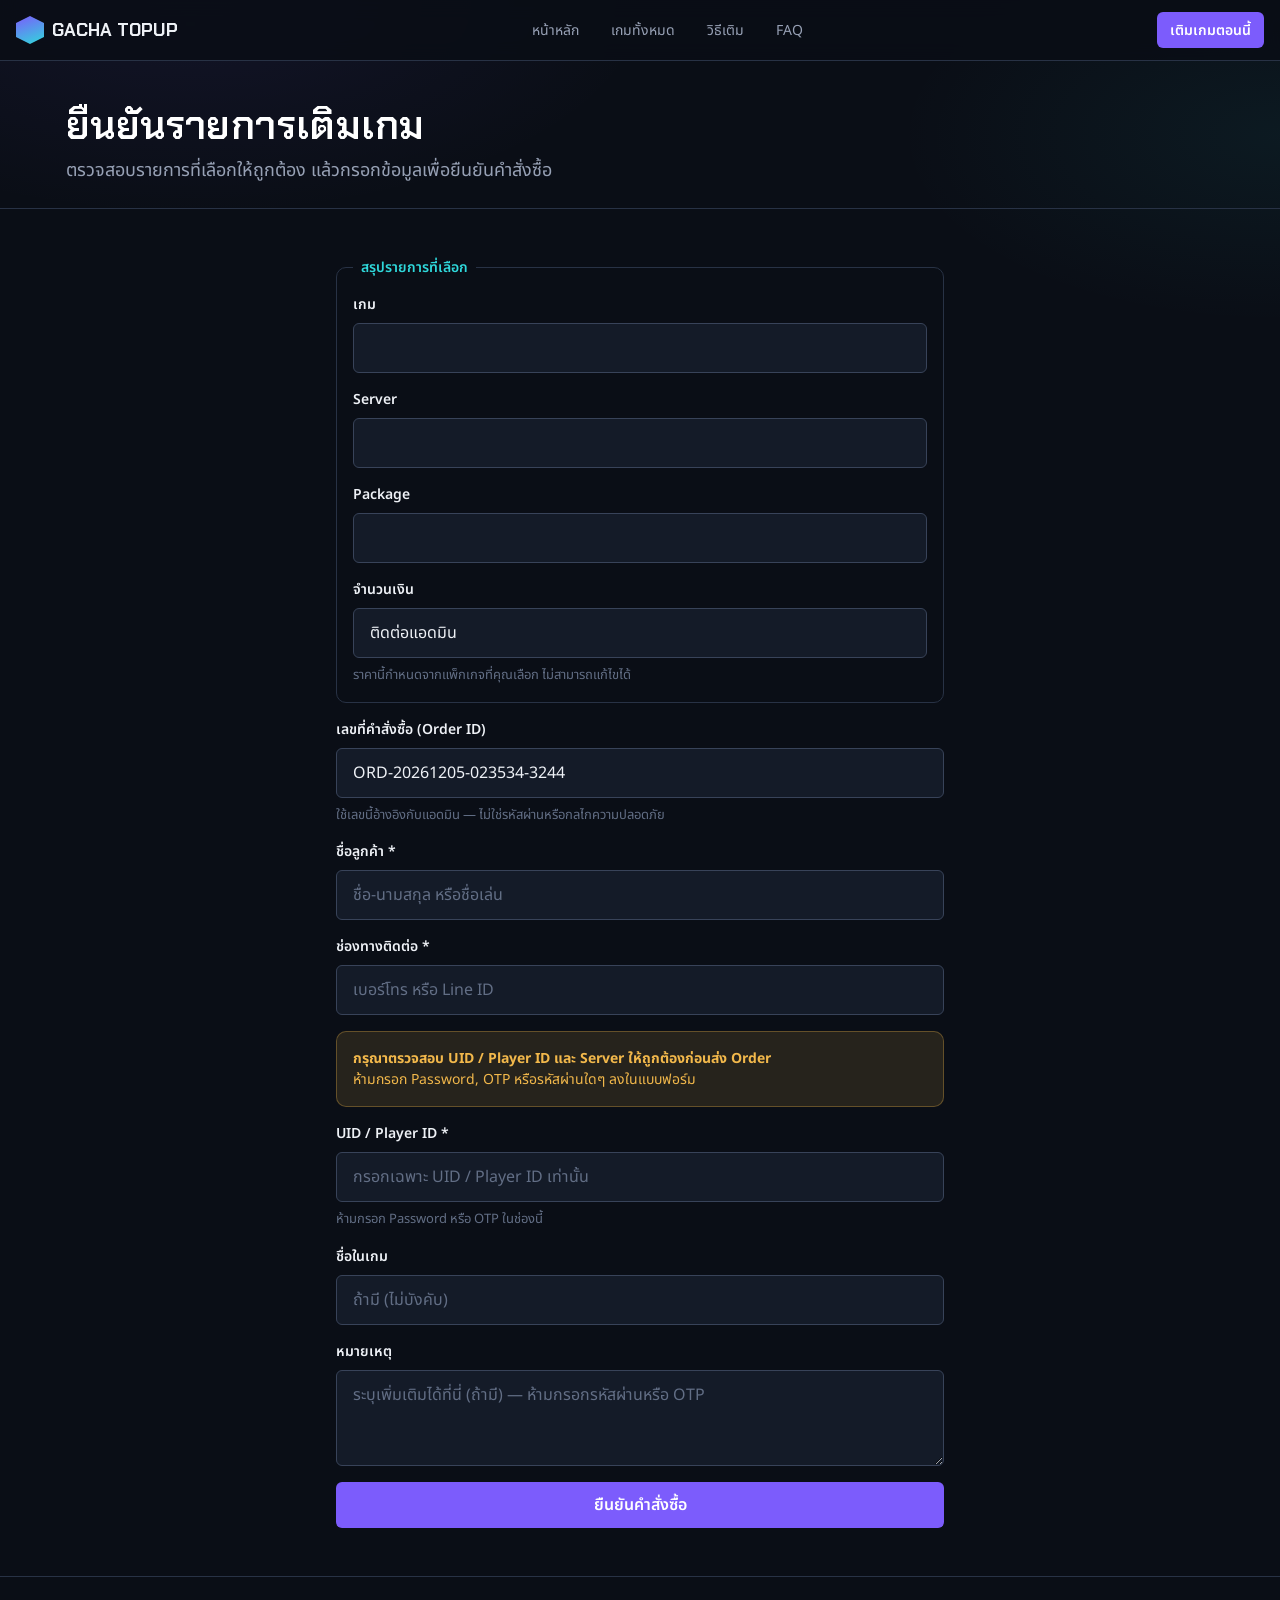
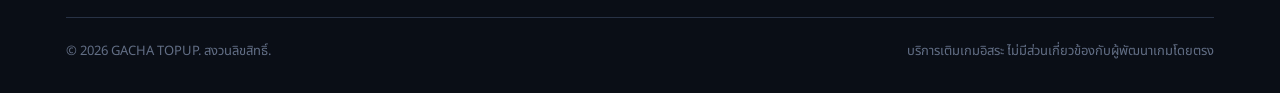
<file: order.html>
<!DOCTYPE html>
<html lang="th">
<head>
  <meta charset="UTF-8">
  <meta name="viewport" content="width=device-width, initial-scale=1.0">
  <title>ยืนยันรายการเติมเกม — GACHA TOPUP</title>
  <meta name="description" content="ตรวจสอบรายการและกรอกข้อมูลเพื่อยืนยันการเติมเกม">
  <link rel="stylesheet" href="style.css">
</head>
<body>

  <!-- ============ Navigation ============ -->
  <header class="navbar">
    <a class="navbar__brand" href="index.html">
      <span class="navbar__brand-mark" aria-hidden="true"></span>
      GACHA TOPUP
    </a>

    <nav class="navbar__links" aria-label="เมนูหลัก">
      <a href="index.html">หน้าหลัก</a>
      <a href="games.html">เกมทั้งหมด</a>
      <a href="index.html#how-it-works">วิธีเติม</a>
      <a href="index.html#faq">FAQ</a>
    </nav>

    <div class="navbar__actions">
      <a href="games.html" class="btn btn-primary btn-sm navbar__cta">เติมเกมตอนนี้</a>
      <button
        type="button"
        id="navbar-toggle"
        class="navbar__toggle"
        aria-label="เปิดเมนู"
        aria-expanded="false"
        aria-controls="navbar-mobile-menu"
      >&#9776;</button>
    </div>
  </header>

  <nav id="navbar-mobile-menu" class="navbar__mobile-menu" aria-label="เมนูมือถือ">
    <a href="index.html">หน้าหลัก</a>
    <a href="games.html">เกมทั้งหมด</a>
    <a href="index.html#how-it-works">วิธีเติม</a>
    <a href="index.html#faq">FAQ</a>
    <a href="games.html" class="btn btn-primary btn-block">เติมเกมตอนนี้</a>
  </nav>

  <main>
    <section class="page-header">
      <div class="container">
        <h1>ยืนยันรายการเติมเกม</h1>
        <p>ตรวจสอบรายการที่เลือกให้ถูกต้อง แล้วกรอกข้อมูลเพื่อยืนยันคำสั่งซื้อ</p>
      </div>
    </section>

    <section class="section">
      <div class="container container--narrow">

        <form id="orderForm" novalidate>

          <!-- ============ Order Summary (Game / Server / Package / Amount) ============ -->
          <!-- ฟิลด์เหล่านี้มาจาก Package ที่เลือกในหน้า games.html และเป็น readonly
               ป้องกันลูกค้าแก้ไขเกม/เซิร์ฟเวอร์/แพ็กเกจ/ราคาเอง -->
          <fieldset>
            <legend>สรุปรายการที่เลือก</legend>

            <div class="field">
              <label for="game">เกม</label>
              <input type="text" id="game" name="game" class="input" readonly>
            </div>

            <div class="field">
              <label for="server">Server</label>
              <input type="text" id="server" name="server" class="input" readonly>
            </div>

            <div class="field">
              <label for="package">Package</label>
              <input type="text" id="package" name="package" class="input" readonly>
            </div>

            <div class="field mb-0">
              <label for="amount">จำนวนเงิน</label>
              <input type="text" id="amount" name="amount" class="input" readonly>
              <span class="hint">ราคานี้กำหนดจากแพ็กเกจที่คุณเลือก ไม่สามารถแก้ไขได้</span>
            </div>
          </fieldset>

          <!-- ============ Order ID (auto-generated, readonly) ============ -->
          <div class="field">
            <label for="orderId">เลขที่คำสั่งซื้อ (Order ID)</label>
            <input type="text" id="orderId" name="orderId" class="input" readonly>
            <span class="hint">ใช้เลขนี้อ้างอิงกับแอดมิน — ไม่ใช่รหัสผ่านหรือกลไกความปลอดภัย</span>
          </div>

          <!-- ============ Customer Info ============ -->
          <div class="field">
            <label for="customerName">ชื่อลูกค้า <span aria-hidden="true">*</span></label>
            <input type="text" id="customerName" name="customerName" class="input" placeholder="ชื่อ-นามสกุล หรือชื่อเล่น" required>
            <span class="field-error" id="customerName-error" role="alert"></span>
          </div>

          <div class="field">
            <label for="contact">ช่องทางติดต่อ <span aria-hidden="true">*</span></label>
            <input type="text" id="contact" name="contact" class="input" placeholder="เบอร์โทร หรือ Line ID" required>
            <span class="field-error" id="contact-error" role="alert"></span>
          </div>

          <!-- ============ Security Warning ============ -->
          <div class="alert alert-warning" role="alert">
            <div>
              <p><strong>กรุณาตรวจสอบ UID / Player ID และ Server ให้ถูกต้องก่อนส่ง Order</strong></p>
              <p>ห้ามกรอก Password, OTP หรือรหัสผ่านใดๆ ลงในแบบฟอร์ม</p>
            </div>
          </div>

          <div class="field">
            <label for="playerId">UID / Player ID <span aria-hidden="true">*</span></label>
            <input type="text" id="playerId" name="playerId" class="input" placeholder="กรอกเฉพาะ UID / Player ID เท่านั้น" required>
            <span class="hint">ห้ามกรอก Password หรือ OTP ในช่องนี้</span>
            <span class="field-error" id="playerId-error" role="alert"></span>
          </div>

          <div class="field">
            <label for="playerName">ชื่อในเกม</label>
            <input type="text" id="playerName" name="playerName" class="input" placeholder="ถ้ามี (ไม่บังคับ)">
          </div>

          <div class="field">
            <label for="note">หมายเหตุ</label>
            <textarea id="note" name="note" class="textarea" placeholder="ระบุเพิ่มเติมได้ที่นี่ (ถ้ามี) — ห้ามกรอกรหัสผ่านหรือ OTP"></textarea>
            <span class="field-error" id="note-error" role="alert"></span>
          </div>

          <button type="submit" class="btn btn-primary btn-block">ยืนยันคำสั่งซื้อ</button>

        </form>

      </div>
    </section>
  </main>

  <!-- ============ Footer ============ -->
  <footer class="footer">
    <div class="container">
      <div class="footer__bottom">
        <span>&copy; 2026 GACHA TOPUP. สงวนลิขสิทธิ์.</span>
        <span>บริการเติมเกมอิสระ ไม่มีส่วนเกี่ยวข้องกับผู้พัฒนาเกมโดยตรง</span>
      </div>
    </div>
  </footer>

  <script src="script.js"></script>
</body>
</html>
</file>
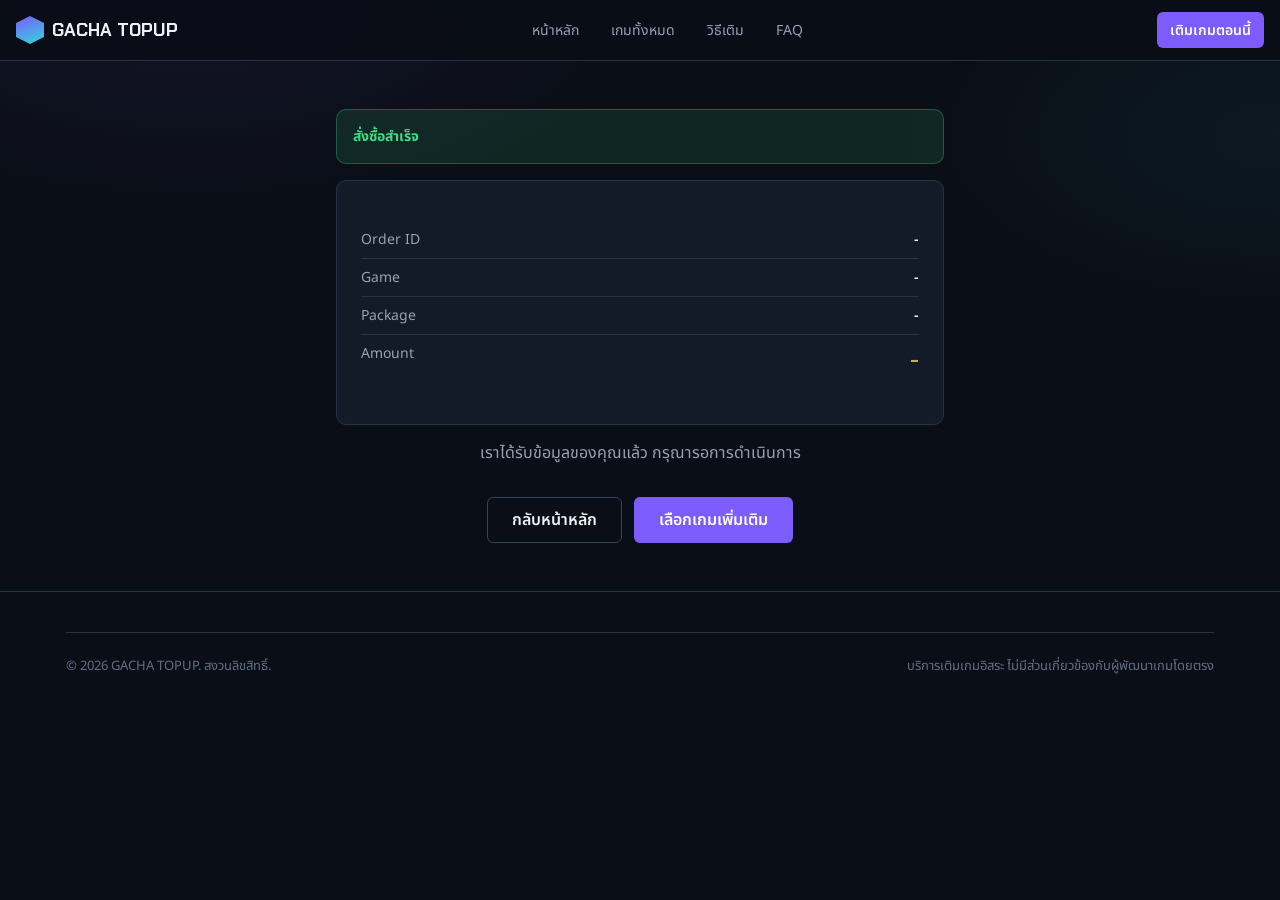
<file: thankyou.html>
<!DOCTYPE html>
<html lang="th">
<head>
  <meta charset="UTF-8">
  <meta name="viewport" content="width=device-width, initial-scale=1.0">
  <title>สั่งซื้อสำเร็จ — GACHA TOPUP</title>
  <meta name="description" content="ยืนยันการส่งคำสั่งซื้อเติมเกมเรียบร้อยแล้ว">
  <link rel="stylesheet" href="style.css">
</head>
<body>

  <!-- ============ Navigation ============ -->
  <header class="navbar">
    <a class="navbar__brand" href="index.html">
      <span class="navbar__brand-mark" aria-hidden="true"></span>
      GACHA TOPUP
    </a>

    <nav class="navbar__links" aria-label="เมนูหลัก">
      <a href="index.html">หน้าหลัก</a>
      <a href="games.html">เกมทั้งหมด</a>
      <a href="index.html#how-it-works">วิธีเติม</a>
      <a href="index.html#faq">FAQ</a>
    </nav>

    <div class="navbar__actions">
      <a href="games.html" class="btn btn-primary btn-sm navbar__cta">เติมเกมตอนนี้</a>
      <button
        type="button"
        id="navbar-toggle"
        class="navbar__toggle"
        aria-label="เปิดเมนู"
        aria-expanded="false"
        aria-controls="navbar-mobile-menu"
      >&#9776;</button>
    </div>
  </header>

  <nav id="navbar-mobile-menu" class="navbar__mobile-menu" aria-label="เมนูมือถือ">
    <a href="index.html">หน้าหลัก</a>
    <a href="games.html">เกมทั้งหมด</a>
    <a href="index.html#how-it-works">วิธีเติม</a>
    <a href="index.html#faq">FAQ</a>
    <a href="games.html" class="btn btn-primary btn-block">เติมเกมตอนนี้</a>
  </nav>

  <main>
    <section class="section">
      <div class="container container--narrow">

        <div id="thankyou-page">

          <div class="alert alert-success" role="status">
            <p><strong>สั่งซื้อสำเร็จ</strong></p>
          </div>

          <div class="panel">
            <dl>
              <div class="summary-row">
                <dt>Order ID</dt>
                <dd id="display-order-id">-</dd>
              </div>
              <div class="summary-row">
                <dt>Game</dt>
                <dd id="display-game">-</dd>
              </div>
              <div class="summary-row">
                <dt>Package</dt>
                <dd id="display-package">-</dd>
              </div>
              <div class="summary-row summary-row--total">
                <dt>Amount</dt>
                <dd id="display-amount">-</dd>
              </div>
            </dl>
          </div>

          <p class="text-center text-muted thankyou-message">
            เราได้รับข้อมูลของคุณแล้ว กรุณารอการดำเนินการ
          </p>

          <div class="thankyou-actions">
            <a href="index.html" class="btn btn-secondary">กลับหน้าหลัก</a>
            <a href="games.html" class="btn btn-primary">เลือกเกมเพิ่มเติม</a>
          </div>

        </div>

      </div>
    </section>
  </main>

  <!-- ============ Footer ============ -->
  <footer class="footer">
    <div class="container">
      <div class="footer__bottom">
        <span>&copy; 2026 GACHA TOPUP. สงวนลิขสิทธิ์.</span>
        <span>บริการเติมเกมอิสระ ไม่มีส่วนเกี่ยวข้องกับผู้พัฒนาเกมโดยตรง</span>
      </div>
    </div>
  </footer>

  <script src="script.js"></script>
</body>
</html>
</file>
<file: style.css>
/* =====================================================================
   ร้านเติมเกมกาชา — Design System (style.css)
   Vanilla CSS เท่านั้น ไม่มี framework ภายนอก
   Mobile-first, Dark Navy/Charcoal + Purple/Cyan/Gold accent
   ===================================================================== */

/* ---------------------------------------------------------------------
   0. Fonts
   หัวเรื่องใช้ Chakra Petch (โทนเทคโนโลยี/เกม รองรับภาษาไทย)
   เนื้อหาใช้ Noto Sans Thai (อ่านง่าย รองรับภาษาไทยเต็มรูปแบบ)
   หากไม่มีอินเทอร์เน็ต/โหลดฟอนต์ไม่ได้ จะ fallback ไปฟอนต์ระบบอัตโนมัติ
   --------------------------------------------------------------------- */
@import url('https://fonts.googleapis.com/css2?family=Chakra+Petch:wght@500;600;700&family=Noto+Sans+Thai:wght@400;500;600;700&display=swap');

/* ---------------------------------------------------------------------
   1. CSS Variables — Design Tokens
   --------------------------------------------------------------------- */
:root {
  /* -- Base palette: dark navy / charcoal / black / white / soft gray -- */
  --color-bg: #0a0e16;
  --color-bg-elevated: #0f1420;
  --color-surface: #141b28;
  --color-surface-alt: #1b2433;
  --color-surface-hover: #212c3e;
  --color-border: #283245;
  --color-border-strong: #384359;

  --color-text: #eef1f6;
  --color-text-muted: #97a1b5;
  --color-text-faint: #626e85;
  --color-black: #05070c;
  --color-white: #ffffff;

  /* -- Accent: purple / cyan / blue / gold (ใช้ทีละจุด ไม่ใช้ gradient พร่ำเพรื่อ) -- */
  --color-purple: #7c5cfc;
  --color-purple-dim: #5a41b8;
  --color-cyan: #2fd8db;
  --color-cyan-dim: #1f9ea0;
  --color-blue: #4c7eff;
  --color-gold: #d8a84e;

  /* -- Semantic -- */
  --color-success: #3ddc84;
  --color-success-bg: rgba(61, 220, 132, 0.12);
  --color-warning: #f2b84b;
  --color-warning-bg: rgba(242, 184, 75, 0.12);
  --color-error: #ff5c6c;
  --color-error-bg: rgba(255, 92, 108, 0.12);
  --color-info: #4c7eff;
  --color-info-bg: rgba(76, 126, 255, 0.12);

  /* -- Typography -- */
  --font-display: 'Chakra Petch', 'Noto Sans Thai', 'Segoe UI', sans-serif;
  --font-body: 'Noto Sans Thai', 'Inter', 'Segoe UI', -apple-system, sans-serif;

  --fs-xs: clamp(0.75rem, 0.72rem + 0.15vw, 0.8125rem);
  --fs-sm: clamp(0.8125rem, 0.78rem + 0.18vw, 0.875rem);
  --fs-base: clamp(0.9375rem, 0.9rem + 0.2vw, 1rem);
  --fs-md: clamp(1.05rem, 1rem + 0.3vw, 1.125rem);
  --fs-lg: clamp(1.2rem, 1.1rem + 0.5vw, 1.375rem);
  --fs-xl: clamp(1.5rem, 1.3rem + 0.9vw, 1.875rem);
  --fs-2xl: clamp(1.9rem, 1.6rem + 1.4vw, 2.5rem);
  --fs-3xl: clamp(2.3rem, 1.9rem + 2vw, 3.25rem);

  --lh-tight: 1.2;
  --lh-normal: 1.5;
  --lh-relaxed: 1.7;

  /* -- Spacing scale -- */
  --space-1: 0.25rem;
  --space-2: 0.5rem;
  --space-3: 0.75rem;
  --space-4: 1rem;
  --space-5: 1.5rem;
  --space-6: 2rem;
  --space-7: 2.5rem;
  --space-8: 3rem;
  --space-9: 4rem;
  --space-10: 5.5rem;

  /* -- Layout -- */
  --container-max: 1180px;
  --container-pad: var(--space-4);

  /* -- Radius & cut-corner motif --
     การ์ดในเว็บนี้ตัดมุมบนขวาแบบเพชร/gem แทนการมนโค้งแบบ SaaS ทั่วไป
     เพื่อสื่อถึง "หินมีค่า / currency เกม" อย่างมีเอกลักษณ์ */
  --radius-sm: 6px;
  --radius-md: 10px;
  --cut-sm: 14px;
  --cut-md: 22px;

  /* -- Shadow (ใช้เบามาก เน้น glow แทนเงาทึบ) -- */
  --shadow-sm: 0 1px 2px rgba(0, 0, 0, 0.4);
  --shadow-md: 0 8px 24px rgba(0, 0, 0, 0.35);
  --glow-purple: 0 0 0 1px rgba(124, 92, 252, 0.35), 0 0 24px rgba(124, 92, 252, 0.18);
  --glow-cyan: 0 0 0 1px rgba(47, 216, 219, 0.35), 0 0 24px rgba(47, 216, 219, 0.16);

  /* -- Motion -- */
  --ease: cubic-bezier(0.4, 0, 0.2, 1);
  --duration-fast: 120ms;
  --duration-base: 200ms;
}

/* ---------------------------------------------------------------------
   2. Reset & Base
   --------------------------------------------------------------------- */
*,
*::before,
*::after {
  box-sizing: border-box;
}

html {
  -webkit-text-size-adjust: 100%;
  scroll-behavior: smooth;
}

@media (prefers-reduced-motion: reduce) {
  html {
    scroll-behavior: auto;
  }
  *,
  *::before,
  *::after {
    animation-duration: 0.001ms !important;
    animation-iteration-count: 1 !important;
    transition-duration: 0.001ms !important;
  }
}

body {
  margin: 0;
  min-height: 100dvh;
  background-color: var(--color-bg);
  background-image:
    radial-gradient(ellipse 60% 40% at 15% 0%, rgba(124, 92, 252, 0.08), transparent 60%),
    radial-gradient(ellipse 50% 35% at 100% 15%, rgba(47, 216, 219, 0.06), transparent 60%);
  background-attachment: fixed;
  color: var(--color-text);
  font-family: var(--font-body);
  font-size: var(--fs-base);
  line-height: var(--lh-normal);
  -webkit-font-smoothing: antialiased;
}

img {
  max-width: 100%;
  display: block;
}

a {
  color: inherit;
  text-decoration: none;
}

button {
  font-family: inherit;
  cursor: pointer;
}

ul,
ol {
  padding: 0;
  margin: 0;
  list-style: none;
}

h1, h2, h3, h4, h5, h6 {
  margin: 0;
  font-family: var(--font-display);
  font-weight: 600;
  line-height: var(--lh-tight);
  letter-spacing: 0.01em;
}

p {
  margin: 0;
}

/* Visible keyboard focus ทุก interactive element */
a:focus-visible,
button:focus-visible,
input:focus-visible,
select:focus-visible,
textarea:focus-visible,
[tabindex]:focus-visible {
  outline: 2px solid var(--color-cyan);
  outline-offset: 2px;
  border-radius: var(--radius-sm);
}

::selection {
  background: var(--color-purple);
  color: var(--color-white);
}

/* ---------------------------------------------------------------------
   3. Layout / Container
   --------------------------------------------------------------------- */
.container {
  width: 100%;
  max-width: var(--container-max);
  margin-inline: auto;
  padding-inline: var(--container-pad);
}

/* คอนเทนเนอร์แคบ ใช้กับฟอร์มเดี่ยว เช่น order.html */
.container--narrow {
  max-width: 640px;
}

.section {
  padding-block: var(--space-8);
}

.section--flush-top {
  padding-top: 0;
}

.section-head {
  margin-bottom: var(--space-6);
  max-width: 640px;
}

.section-head .eyebrow {
  display: inline-block;
  font-size: var(--fs-sm);
  color: var(--color-cyan);
  font-weight: 600;
  margin-bottom: var(--space-2);
}

.section-head h2 {
  font-size: var(--fs-2xl);
  margin-bottom: var(--space-2);
}

.section-head p {
  color: var(--color-text-muted);
  font-size: var(--fs-md);
}

.grid {
  display: grid;
  gap: var(--space-4);
  grid-template-columns: 1fr;
}

@media (min-width: 640px) {
  .grid--2col { grid-template-columns: repeat(2, 1fr); }
}

@media (min-width: 900px) {
  .grid--3col { grid-template-columns: repeat(3, 1fr); }
  .grid--4col { grid-template-columns: repeat(4, 1fr); }
  .grid--5col { grid-template-columns: repeat(5, 1fr); }
}

/* ---------------------------------------------------------------------
   4. Navigation
   --------------------------------------------------------------------- */
.navbar {
  position: sticky;
  top: 0;
  z-index: 100;
  display: flex;
  align-items: center;
  justify-content: space-between;
  gap: var(--space-4);
  padding: var(--space-3) var(--container-pad);
  background: rgba(10, 14, 22, 0.85);
  backdrop-filter: blur(10px);
  -webkit-backdrop-filter: blur(10px);
  border-bottom: 1px solid var(--color-border);
}

.navbar__brand {
  display: flex;
  align-items: center;
  gap: var(--space-2);
  font-family: var(--font-display);
  font-size: var(--fs-md);
  font-weight: 700;
  color: var(--color-text);
}

.navbar__brand-mark {
  width: 28px;
  height: 28px;
  background: linear-gradient(160deg, var(--color-purple), var(--color-cyan));
  clip-path: polygon(50% 0%, 100% 25%, 100% 75%, 50% 100%, 0% 75%, 0% 25%);
}

.navbar__links {
  display: none;
  align-items: center;
  gap: var(--space-6);
  font-size: var(--fs-sm);
  color: var(--color-text-muted);
}

.navbar__links a {
  transition: color var(--duration-fast) var(--ease);
}

.navbar__links a:hover,
.navbar__links a.is-active {
  color: var(--color-text);
}

@media (min-width: 860px) {
  .navbar__links {
    display: flex;
  }
}

.navbar__actions {
  display: flex;
  align-items: center;
  gap: var(--space-3);
}

.navbar__toggle {
  display: inline-flex;
  align-items: center;
  justify-content: center;
  width: 40px;
  height: 40px;
  border: 1px solid var(--color-border);
  border-radius: var(--radius-sm);
  background: var(--color-surface);
  color: var(--color-text);
  font-size: 1.15rem;
  line-height: 1;
}

/* CTA ในแถบ navbar หลัก ซ่อนไว้บนมือถือ (ป้องกัน brand + CTA + toggle ล้นแนวนอน)
   ผู้ใช้ยังกดเข้าถึง CTA เดิมได้ผ่านเมนูมือถือ (.navbar__mobile-menu) */
.navbar__cta {
  display: none;
}

@media (min-width: 860px) {
  .navbar__toggle {
    display: none;
  }

  .navbar__cta {
    display: inline-flex;
  }
}

.navbar__mobile-menu {
  display: none;
  flex-direction: column;
  gap: var(--space-1);
  padding: var(--space-3) var(--container-pad) var(--space-4);
  background: var(--color-bg-elevated);
  border-bottom: 1px solid var(--color-border);
}

.navbar__mobile-menu.is-open {
  display: flex;
}

.navbar__mobile-menu a {
  padding: var(--space-3) var(--space-2);
  border-radius: var(--radius-sm);
  color: var(--color-text-muted);
  font-size: var(--fs-md);
}

.navbar__mobile-menu a:hover {
  background: var(--color-surface);
  color: var(--color-text);
}

/* ---------------------------------------------------------------------
   5. Hero
   --------------------------------------------------------------------- */
.hero {
  position: relative;
  padding-block: var(--space-9) var(--space-8);
  overflow: hidden;
}

.hero__layout {
  display: grid;
  gap: var(--space-6);
  align-items: center;
}

@media (min-width: 900px) {
  .hero__layout {
    grid-template-columns: 1.1fr 0.9fr;
    gap: var(--space-8);
  }
}

.hero__title {
  font-size: var(--fs-3xl);
  color: var(--color-white);
  margin-bottom: var(--space-4);
}

.hero__title .accent {
  color: var(--color-cyan);
}

.hero__subtitle {
  font-size: var(--fs-md);
  color: var(--color-text-muted);
  max-width: 46ch;
  margin-bottom: var(--space-6);
  line-height: var(--lh-relaxed);
}

.hero__actions {
  display: flex;
  flex-wrap: wrap;
  gap: var(--space-3);
  margin-bottom: var(--space-6);
}

.hero__trust {
  display: flex;
  flex-wrap: wrap;
  gap: var(--space-5);
}

.hero__trust-item {
  display: flex;
  align-items: center;
  gap: var(--space-2);
  font-size: var(--fs-sm);
  color: var(--color-text-muted);
}

.hero__trust-item strong {
  color: var(--color-text);
  font-family: var(--font-display);
  font-size: var(--fs-lg);
}

.hero__art {
  position: relative;
  aspect-ratio: 1 / 1;
  border-radius: var(--cut-md);
  clip-path: polygon(12% 0%, 100% 0%, 100% 88%, 88% 100%, 0% 100%, 0% 12%);
  background:
    linear-gradient(160deg, rgba(124, 92, 252, 0.25), rgba(47, 216, 219, 0.12)),
    var(--color-surface);
  border: 1px solid var(--color-border-strong);
  display: grid;
  place-items: center;
  color: var(--color-text-faint);
  font-family: var(--font-display);
}

/* ---------------------------------------------------------------------
   6. Game Cards
   --------------------------------------------------------------------- */
.game-card {
  position: relative;
  background: var(--color-surface);
  border: 1px solid var(--color-border);
  clip-path: polygon(0 0, calc(100% - var(--cut-sm)) 0, 100% var(--cut-sm), 100% 100%, 0 100%);
  padding: var(--space-4);
  display: flex;
  flex-direction: column;
  gap: var(--space-3);
  transition: transform var(--duration-base) var(--ease),
              border-color var(--duration-base) var(--ease),
              box-shadow var(--duration-base) var(--ease);
}

.game-card__image {
  width: 100%;
  aspect-ratio: 4 / 3;
  object-fit: cover;
  border-radius: var(--radius-sm);
  background: var(--color-bg-elevated);
}

.game-card__title {
  font-size: var(--fs-md);
  color: var(--color-text);
}

.game-card__meta {
  font-size: var(--fs-xs);
  color: var(--color-text-faint);
  text-transform: none;
}

.game-card__cta {
  margin-top: auto;
  display: inline-flex;
  align-items: center;
  gap: var(--space-1);
  font-size: var(--fs-sm);
  color: var(--color-cyan);
  font-weight: 600;
}

@media (hover: hover) {
  .game-card:hover {
    transform: translateY(-4px);
    border-color: var(--color-purple-dim);
    box-shadow: var(--glow-purple);
  }
}

/* ---------------------------------------------------------------------
   7. Package Cards
   --------------------------------------------------------------------- */
.package-card {
  position: relative;
  background: var(--color-surface);
  border: 1px solid var(--color-border);
  border-radius: var(--radius-md);
  padding: var(--space-4);
  display: flex;
  align-items: center;
  gap: var(--space-4);
  transition: border-color var(--duration-base) var(--ease),
              background var(--duration-base) var(--ease);
  min-height: 64px;
}

.package-card__icon {
  flex-shrink: 0;
  width: 44px;
  height: 44px;
  clip-path: polygon(50% 0%, 100% 25%, 100% 75%, 50% 100%, 0% 75%, 0% 25%);
  background: linear-gradient(160deg, var(--color-purple), var(--color-cyan));
}

.package-card__body {
  flex: 1;
  min-width: 0;
}

.package-card__name {
  font-size: var(--fs-base);
  color: var(--color-text);
  font-weight: 600;
}

.package-card__server {
  font-size: var(--fs-xs);
  color: var(--color-text-faint);
}

.package-card__price {
  font-family: var(--font-display);
  font-size: var(--fs-lg);
  color: var(--color-gold);
  white-space: nowrap;
}

.package-card__price--contact {
  font-family: var(--font-body);
  font-size: var(--fs-sm);
  color: var(--color-text-muted);
}

.package-card.is-selected {
  border-color: var(--color-cyan);
  background: var(--color-surface-alt);
  box-shadow: var(--glow-cyan);
}

.package-card--subscription .package-card__icon {
  background: linear-gradient(160deg, var(--color-gold), var(--color-purple));
}

@media (hover: hover) {
  .package-card:hover {
    border-color: var(--color-border-strong);
    background: var(--color-surface-alt);
  }
}

/* ---------------------------------------------------------------------
   8. Buttons
   --------------------------------------------------------------------- */
.btn {
  display: inline-flex;
  align-items: center;
  justify-content: center;
  gap: var(--space-2);
  min-height: 46px;
  padding: 0 var(--space-5);
  font-size: var(--fs-base);
  font-weight: 600;
  font-family: var(--font-body);
  border-radius: var(--radius-sm);
  border: 1px solid transparent;
  transition: background var(--duration-fast) var(--ease),
              border-color var(--duration-fast) var(--ease),
              transform var(--duration-fast) var(--ease),
              box-shadow var(--duration-fast) var(--ease);
  touch-action: manipulation;
  -webkit-tap-highlight-color: transparent;
}

.btn:active {
  transform: scale(0.98);
}

.btn-primary {
  background: var(--color-purple);
  color: var(--color-white);
}

.btn-primary:hover {
  background: #8c6dff;
  box-shadow: var(--glow-purple);
}

.btn-secondary {
  background: transparent;
  color: var(--color-text);
  border-color: var(--color-border-strong);
}

.btn-secondary:hover {
  background: var(--color-surface-alt);
  border-color: var(--color-cyan);
}

.btn-ghost {
  background: transparent;
  color: var(--color-text-muted);
}

.btn-ghost:hover {
  color: var(--color-text);
  background: var(--color-surface);
}

.btn-danger {
  background: transparent;
  color: var(--color-error);
  border-color: rgba(255, 92, 108, 0.35);
}

.btn-danger:hover {
  background: var(--color-error-bg);
}

.btn:disabled,
.btn.is-disabled {
  opacity: 0.5;
  cursor: not-allowed;
  transform: none !important;
  box-shadow: none !important;
}

.btn-block {
  width: 100%;
}

.btn-sm {
  min-height: 36px;
  padding: 0 var(--space-3);
  font-size: var(--fs-sm);
}

/* ---------------------------------------------------------------------
   9. Forms
   --------------------------------------------------------------------- */
.field {
  display: flex;
  flex-direction: column;
  gap: var(--space-2);
  margin-bottom: var(--space-4);
}

.field label {
  font-size: var(--fs-sm);
  font-weight: 600;
  color: var(--color-text);
}

.field .hint {
  font-size: var(--fs-xs);
  color: var(--color-text-faint);
}

.input,
.select,
.textarea {
  width: 100%;
  min-height: 46px;
  padding: var(--space-3) var(--space-4);
  background: var(--color-surface);
  border: 1px solid var(--color-border-strong);
  border-radius: var(--radius-sm);
  color: var(--color-text);
  font-family: var(--font-body);
  font-size: var(--fs-base);
  transition: border-color var(--duration-fast) var(--ease),
              box-shadow var(--duration-fast) var(--ease);
}

.textarea {
  min-height: 96px;
  resize: vertical;
}

.input::placeholder,
.textarea::placeholder {
  color: var(--color-text-faint);
}

.input:focus,
.select:focus,
.textarea:focus {
  outline: none;
  border-color: var(--color-cyan);
  box-shadow: 0 0 0 3px rgba(47, 216, 219, 0.15);
}

.input.is-invalid,
.select.is-invalid,
.textarea.is-invalid {
  border-color: var(--color-error);
  box-shadow: 0 0 0 3px rgba(255, 92, 108, 0.12);
}

.field-error {
  display: none;
  align-items: center;
  gap: var(--space-1);
  font-size: var(--fs-xs);
  color: var(--color-error);
}

.field-error.is-visible {
  display: flex;
}

.checkbox-row {
  display: flex;
  align-items: flex-start;
  gap: var(--space-2);
  font-size: var(--fs-sm);
  color: var(--color-text-muted);
}

.checkbox-row input[type="checkbox"] {
  margin-top: 3px;
  width: 18px;
  height: 18px;
  accent-color: var(--color-purple);
  flex-shrink: 0;
}

fieldset {
  border: 1px solid var(--color-border);
  border-radius: var(--radius-md);
  padding: var(--space-4);
  margin: 0 0 var(--space-4);
}

legend {
  padding: 0 var(--space-2);
  font-size: var(--fs-sm);
  font-weight: 600;
  color: var(--color-cyan);
}

/* ---------------------------------------------------------------------
   10. Card / Panel (สรุป order, กล่องทั่วไป)
   --------------------------------------------------------------------- */
.panel {
  background: var(--color-surface);
  border: 1px solid var(--color-border);
  border-radius: var(--radius-md);
  padding: var(--space-5);
}

.summary-row {
  display: flex;
  justify-content: space-between;
  gap: var(--space-3);
  padding: var(--space-2) 0;
  border-bottom: 1px solid var(--color-border);
  font-size: var(--fs-sm);
}

.summary-row:last-child {
  border-bottom: none;
}

.summary-row dt {
  color: var(--color-text-muted);
}

.summary-row dd {
  margin: 0;
  color: var(--color-text);
  font-weight: 600;
  text-align: right;
}

.summary-row--total dd {
  color: var(--color-gold);
  font-family: var(--font-display);
  font-size: var(--fs-lg);
}

/* ---------------------------------------------------------------------
   11. Tables (Admin)
   --------------------------------------------------------------------- */
.table-wrap {
  width: 100%;
  overflow-x: auto;
  border: 1px solid var(--color-border);
  border-radius: var(--radius-md);
}

table {
  width: 100%;
  border-collapse: collapse;
  font-size: var(--fs-sm);
  min-width: 720px;
}

thead th {
  text-align: left;
  padding: var(--space-3) var(--space-4);
  background: var(--color-bg-elevated);
  color: var(--color-text-muted);
  font-weight: 600;
  font-size: var(--fs-xs);
  border-bottom: 1px solid var(--color-border);
  white-space: nowrap;
}

tbody td {
  padding: var(--space-3) var(--space-4);
  border-bottom: 1px solid var(--color-border);
  color: var(--color-text);
  vertical-align: middle;
}

tbody tr:last-child td {
  border-bottom: none;
}

tbody tr {
  transition: background var(--duration-fast) var(--ease);
}

tbody tr:hover {
  background: var(--color-surface-alt);
}

/* ---------------------------------------------------------------------
   12. Status Badges
   --------------------------------------------------------------------- */
.badge {
  display: inline-flex;
  align-items: center;
  gap: var(--space-1);
  padding: var(--space-1) var(--space-3);
  border-radius: 999px;
  font-size: var(--fs-xs);
  font-weight: 600;
  white-space: nowrap;
}

.badge::before {
  content: "";
  width: 6px;
  height: 6px;
  border-radius: 50%;
  background: currentColor;
}

.badge-pending {
  background: var(--color-warning-bg);
  color: var(--color-warning);
}

.badge-processing {
  background: var(--color-info-bg);
  color: var(--color-info);
}

.badge-problem {
  background: var(--color-error-bg);
  color: var(--color-error);
}

.badge-paid {
  background: var(--color-info-bg);
  color: var(--color-info);
}

.badge-completed {
  background: var(--color-success-bg);
  color: var(--color-success);
}

.badge-cancelled {
  background: var(--color-error-bg);
  color: var(--color-error);
}

.badge-contact {
  background: rgba(216, 168, 78, 0.14);
  color: var(--color-gold);
}

/* ---------------------------------------------------------------------
   13. Alerts / Error & Success States
   --------------------------------------------------------------------- */
.alert {
  display: flex;
  align-items: flex-start;
  gap: var(--space-3);
  padding: var(--space-4);
  border-radius: var(--radius-md);
  border: 1px solid transparent;
  font-size: var(--fs-sm);
  margin-bottom: var(--space-4);
}

.alert-error {
  background: var(--color-error-bg);
  border-color: rgba(255, 92, 108, 0.3);
  color: var(--color-error);
}

.alert-success {
  background: var(--color-success-bg);
  border-color: rgba(61, 220, 132, 0.3);
  color: var(--color-success);
}

.alert-info {
  background: var(--color-info-bg);
  border-color: rgba(76, 126, 255, 0.3);
  color: var(--color-blue);
}

.alert-warning {
  background: var(--color-warning-bg);
  border-color: rgba(242, 184, 75, 0.3);
  color: var(--color-warning);
}

/* ---------------------------------------------------------------------
   14. Loading State
   --------------------------------------------------------------------- */
.spinner {
  width: 22px;
  height: 22px;
  border: 3px solid var(--color-border-strong);
  border-top-color: var(--color-cyan);
  border-radius: 50%;
  animation: spin 0.8s linear infinite;
}

@keyframes spin {
  to { transform: rotate(360deg); }
}

.skeleton {
  position: relative;
  overflow: hidden;
  background: var(--color-surface-alt);
  border-radius: var(--radius-sm);
}

.skeleton::after {
  content: "";
  position: absolute;
  inset: 0;
  transform: translateX(-100%);
  background: linear-gradient(90deg, transparent, rgba(255, 255, 255, 0.06), transparent);
  animation: shimmer 1.6s infinite;
}

@keyframes shimmer {
  100% { transform: translateX(100%); }
}

.loading-row {
  display: flex;
  align-items: center;
  gap: var(--space-3);
  padding: var(--space-6);
  justify-content: center;
  color: var(--color-text-muted);
  font-size: var(--fs-sm);
}

/* ---------------------------------------------------------------------
   15. Modal
   --------------------------------------------------------------------- */
.modal-overlay {
  position: fixed;
  inset: 0;
  background: rgba(5, 7, 12, 0.7);
  backdrop-filter: blur(4px);
  display: none;
  align-items: flex-end;
  justify-content: center;
  padding: 0;
  z-index: 200;
}

.modal-overlay.is-open {
  display: flex;
}

@media (min-width: 640px) {
  .modal-overlay {
    align-items: center;
    padding: var(--space-4);
  }
}

.modal {
  width: 100%;
  max-width: 480px;
  max-height: 88dvh;
  overflow-y: auto;
  background: var(--color-surface);
  border: 1px solid var(--color-border-strong);
  border-top: 1px solid var(--color-border-strong);
  border-radius: var(--radius-md) var(--radius-md) 0 0;
  padding: var(--space-5);
}

@media (min-width: 640px) {
  .modal {
    border-radius: var(--radius-md);
  }
}

.modal__head {
  display: flex;
  align-items: center;
  justify-content: space-between;
  margin-bottom: var(--space-4);
}

.modal__title {
  font-size: var(--fs-lg);
  color: var(--color-text);
}

.modal__close {
  width: 32px;
  height: 32px;
  display: inline-flex;
  align-items: center;
  justify-content: center;
  border-radius: 50%;
  color: var(--color-text-muted);
  background: var(--color-surface-alt);
}

.modal__close:hover {
  color: var(--color-text);
}

/* ---------------------------------------------------------------------
   16. Footer
   --------------------------------------------------------------------- */
.footer {
  border-top: 1px solid var(--color-border);
  padding-block: var(--space-7) var(--space-6);
  color: var(--color-text-muted);
  font-size: var(--fs-sm);
}

.footer__grid {
  display: grid;
  gap: var(--space-6);
  margin-bottom: var(--space-6);
}

@media (min-width: 720px) {
  .footer__grid {
    grid-template-columns: 1.4fr 1fr 1fr;
  }
}

.footer__brand {
  font-family: var(--font-display);
  font-size: var(--fs-md);
  color: var(--color-text);
  margin-bottom: var(--space-2);
}

.footer__heading {
  color: var(--color-text);
  font-weight: 600;
  font-size: var(--fs-sm);
  margin-bottom: var(--space-3);
}

.footer__links {
  display: flex;
  flex-direction: column;
  gap: var(--space-2);
}

.footer__links a:hover {
  color: var(--color-text);
}

.footer__bottom {
  display: flex;
  flex-wrap: wrap;
  gap: var(--space-3);
  justify-content: space-between;
  padding-top: var(--space-5);
  border-top: 1px solid var(--color-border);
  font-size: var(--fs-xs);
  color: var(--color-text-faint);
}

/* ---------------------------------------------------------------------
   17. Filter Bar (games.html — game/category/server selectors)
   --------------------------------------------------------------------- */
.filter-bar {
  display: flex;
  flex-direction: column;
  gap: var(--space-3);
  margin-bottom: var(--space-6);
}

@media (min-width: 640px) {
  .filter-bar {
    flex-direction: row;
    flex-wrap: wrap;
    align-items: center;
  }
  .filter-bar > * {
    flex: 1 1 200px;
  }
}

/* ---------------------------------------------------------------------
   18. Steps List (หน้า index.html — วิธีการเติมเกม)
   --------------------------------------------------------------------- */
.steps-list {
  display: grid;
  gap: var(--space-4);
}

@media (min-width: 640px) {
  .steps-list {
    grid-template-columns: repeat(2, 1fr);
  }
}

@media (min-width: 960px) {
  .steps-list {
    grid-template-columns: repeat(3, 1fr);
  }
}

.step {
  background: var(--color-surface);
  border: 1px solid var(--color-border);
  border-radius: var(--radius-md);
  padding: var(--space-5);
  display: flex;
  flex-direction: column;
  gap: var(--space-3);
}

.step__number {
  width: 36px;
  height: 36px;
  border-radius: 50%;
  display: inline-flex;
  align-items: center;
  justify-content: center;
  font-family: var(--font-display);
  font-weight: 700;
  color: var(--color-white);
  background: linear-gradient(160deg, var(--color-purple), var(--color-cyan));
}

.step__title {
  font-size: var(--fs-md);
  color: var(--color-text);
}

.step__text {
  font-size: var(--fs-sm);
  color: var(--color-text-muted);
  line-height: var(--lh-relaxed);
}

/* ---------------------------------------------------------------------
   19. Accent Panel (index.html — Security section)
   --------------------------------------------------------------------- */
.panel--accent {
  border-color: var(--color-cyan-dim);
  box-shadow: var(--glow-cyan);
  display: flex;
  align-items: center;
  gap: var(--space-4);
  flex-wrap: wrap;
}

.panel--accent .panel__icon {
  flex-shrink: 0;
  width: 48px;
  height: 48px;
  border-radius: 50%;
  display: inline-flex;
  align-items: center;
  justify-content: center;
  background: var(--color-info-bg);
  color: var(--color-cyan);
  font-size: var(--fs-lg);
}

.panel--accent .panel__text {
  flex: 1 1 260px;
}

.panel--accent h3 {
  font-size: var(--fs-md);
  color: var(--color-text);
  margin-bottom: var(--space-1);
}

.panel--accent p {
  color: var(--color-text-muted);
  font-size: var(--fs-sm);
}

/* ---------------------------------------------------------------------
   20. FAQ Accordion (details/summary — ไม่ต้องพึ่ง JavaScript)
   --------------------------------------------------------------------- */
.faq-list {
  display: flex;
  flex-direction: column;
  gap: var(--space-3);
}

.faq-item {
  background: var(--color-surface);
  border: 1px solid var(--color-border);
  border-radius: var(--radius-md);
  overflow: hidden;
}

.faq-item summary {
  cursor: pointer;
  list-style: none;
  padding: var(--space-4) var(--space-5);
  display: flex;
  align-items: center;
  justify-content: space-between;
  gap: var(--space-3);
  font-weight: 600;
  color: var(--color-text);
  font-size: var(--fs-base);
}

.faq-item summary::-webkit-details-marker {
  display: none;
}

.faq-item summary::after {
  content: "+";
  font-size: var(--fs-lg);
  color: var(--color-cyan);
  transition: transform var(--duration-base) var(--ease);
  flex-shrink: 0;
}

.faq-item[open] summary::after {
  transform: rotate(45deg);
}

.faq-item__body {
  padding: 0 var(--space-5) var(--space-4);
  color: var(--color-text-muted);
  font-size: var(--fs-sm);
  line-height: var(--lh-relaxed);
}

/* ---------------------------------------------------------------------
   21. Utilities
   --------------------------------------------------------------------- */
.text-muted { color: var(--color-text-muted); }
.text-faint { color: var(--color-text-faint); }
.text-center { text-align: center; }
.mt-0 { margin-top: 0; }
.mb-0 { margin-bottom: 0; }
.sr-only {
  position: absolute;
  width: 1px;
  height: 1px;
  padding: 0;
  margin: -1px;
  overflow: hidden;
  clip: rect(0, 0, 0, 0);
  white-space: nowrap;
  border: 0;
}

/* ---------------------------------------------------------------------
   18. Landing Page Components — Feature / Steps / Security / FAQ
   --------------------------------------------------------------------- */
.icon-badge {
  width: 48px;
  height: 48px;
  border-radius: var(--radius-sm);
  display: inline-flex;
  align-items: center;
  justify-content: center;
  background: var(--color-surface-alt);
  border: 1px solid var(--color-border-strong);
  color: var(--color-cyan);
  flex-shrink: 0;
}

.icon-badge svg {
  width: 22px;
  height: 22px;
}

.icon-badge--gold {
  color: var(--color-gold);
}

.feature-panel {
  display: flex;
  flex-direction: column;
  gap: var(--space-3);
}

.feature-panel h3 {
  font-size: var(--fs-md);
  color: var(--color-text);
}

.feature-panel p {
  font-size: var(--fs-sm);
  color: var(--color-text-muted);
  line-height: var(--lh-relaxed);
}

/* Steps (How It Works) */
.step {
  display: flex;
  flex-direction: column;
  gap: var(--space-3);
}

.step__index {
  width: 36px;
  height: 36px;
  display: inline-flex;
  align-items: center;
  justify-content: center;
  font-family: var(--font-display);
  font-weight: 700;
  font-size: var(--fs-base);
  color: var(--color-white);
  background: linear-gradient(160deg, var(--color-purple), var(--color-cyan));
  clip-path: polygon(50% 0%, 100% 25%, 100% 75%, 50% 100%, 0% 75%, 0% 25%);
}

.step h3 {
  font-size: var(--fs-md);
  color: var(--color-text);
}

.step p {
  font-size: var(--fs-sm);
  color: var(--color-text-muted);
  line-height: var(--lh-relaxed);
}

/* Security banner */
.security-banner {
  display: flex;
  align-items: center;
  gap: var(--space-4);
  background: var(--color-surface);
  border: 1px solid var(--color-border-strong);
  border-left: 3px solid var(--color-cyan);
  border-radius: var(--radius-md);
  padding: var(--space-4);
  flex-wrap: wrap;
}

@media (min-width: 640px) {
  .security-banner {
    gap: var(--space-5);
    padding: var(--space-6);
  }
}

.security-banner__icon {
  flex-shrink: 0;
  width: 56px;
  height: 56px;
  display: inline-flex;
  align-items: center;
  justify-content: center;
  color: var(--color-cyan);
  background: var(--color-surface-alt);
  border-radius: var(--radius-md);
}

.security-banner__icon svg {
  width: 28px;
  height: 28px;
}

.security-banner__text {
  flex: 1;
  min-width: 180px;
}

.security-banner__text h3 {
  font-size: var(--fs-lg);
  color: var(--color-text);
  margin-bottom: var(--space-2);
}

.security-banner__text p {
  color: var(--color-text-muted);
  font-size: var(--fs-sm);
  line-height: var(--lh-relaxed);
}

/* FAQ (native <details>/<summary>, no JS needed) */
.faq-item {
  border: 1px solid var(--color-border);
  border-radius: var(--radius-md);
  background: var(--color-surface);
  padding: 0 var(--space-4);
  margin-bottom: var(--space-3);
}

.faq-item > summary {
  list-style: none;
  cursor: pointer;
  padding: var(--space-4) 0;
  display: flex;
  align-items: center;
  justify-content: space-between;
  gap: var(--space-3);
  font-size: var(--fs-base);
  font-weight: 600;
  color: var(--color-text);
}

.faq-item > summary::-webkit-details-marker {
  display: none;
}

.faq-item > summary::after {
  content: "+";
  font-family: var(--font-display);
  font-size: var(--fs-lg);
  color: var(--color-text-faint);
  flex-shrink: 0;
}

.faq-item[open] > summary::after {
  content: "\2212";
  color: var(--color-cyan);
}

.faq-item p {
  padding-bottom: var(--space-4);
  margin-top: calc(var(--space-3) * -1);
  color: var(--color-text-muted);
  font-size: var(--fs-sm);
  line-height: var(--lh-relaxed);
}

/* Games page — page header + empty state */
.page-header {
  padding-block: var(--space-7) var(--space-5);
  border-bottom: 1px solid var(--color-border);
}

.page-header h1 {
  font-size: var(--fs-2xl);
  color: var(--color-white);
  margin-bottom: var(--space-2);
}

.page-header p {
  color: var(--color-text-muted);
  font-size: var(--fs-md);
}

.filter-bar {
  display: flex;
  flex-wrap: wrap;
  gap: var(--space-3);
  margin-bottom: var(--space-5);
}

.filter-bar .select-wrap {
  flex: 1;
  min-width: 160px;
}

/* Thank-you page */
.thankyou-message {
  margin-top: var(--space-4);
}

.thankyou-actions {
  display: flex;
  flex-wrap: wrap;
  gap: var(--space-3);
  justify-content: center;
  margin-top: var(--space-6);
}

.empty-state {
  text-align: center;
  padding: var(--space-8) var(--space-4);
  color: var(--color-text-muted);
  border: 1px dashed var(--color-border-strong);
  border-radius: var(--radius-md);
}

/* Admin dashboard stat cards */
.stat-card {
  display: flex;
  flex-direction: column;
  gap: var(--space-1);
}

.stat-card__label {
  font-size: var(--fs-xs);
  color: var(--color-text-muted);
  text-transform: uppercase;
  letter-spacing: 0.04em;
}

.stat-card__value {
  font-family: var(--font-display);
  font-size: var(--fs-2xl);
  color: var(--color-text);
}

.stat-card--pending .stat-card__value { color: var(--color-warning); }
.stat-card--processing .stat-card__value { color: var(--color-info); }
.stat-card--completed .stat-card__value { color: var(--color-success); }
.stat-card--cancelled .stat-card__value { color: var(--color-error); }
</file>
